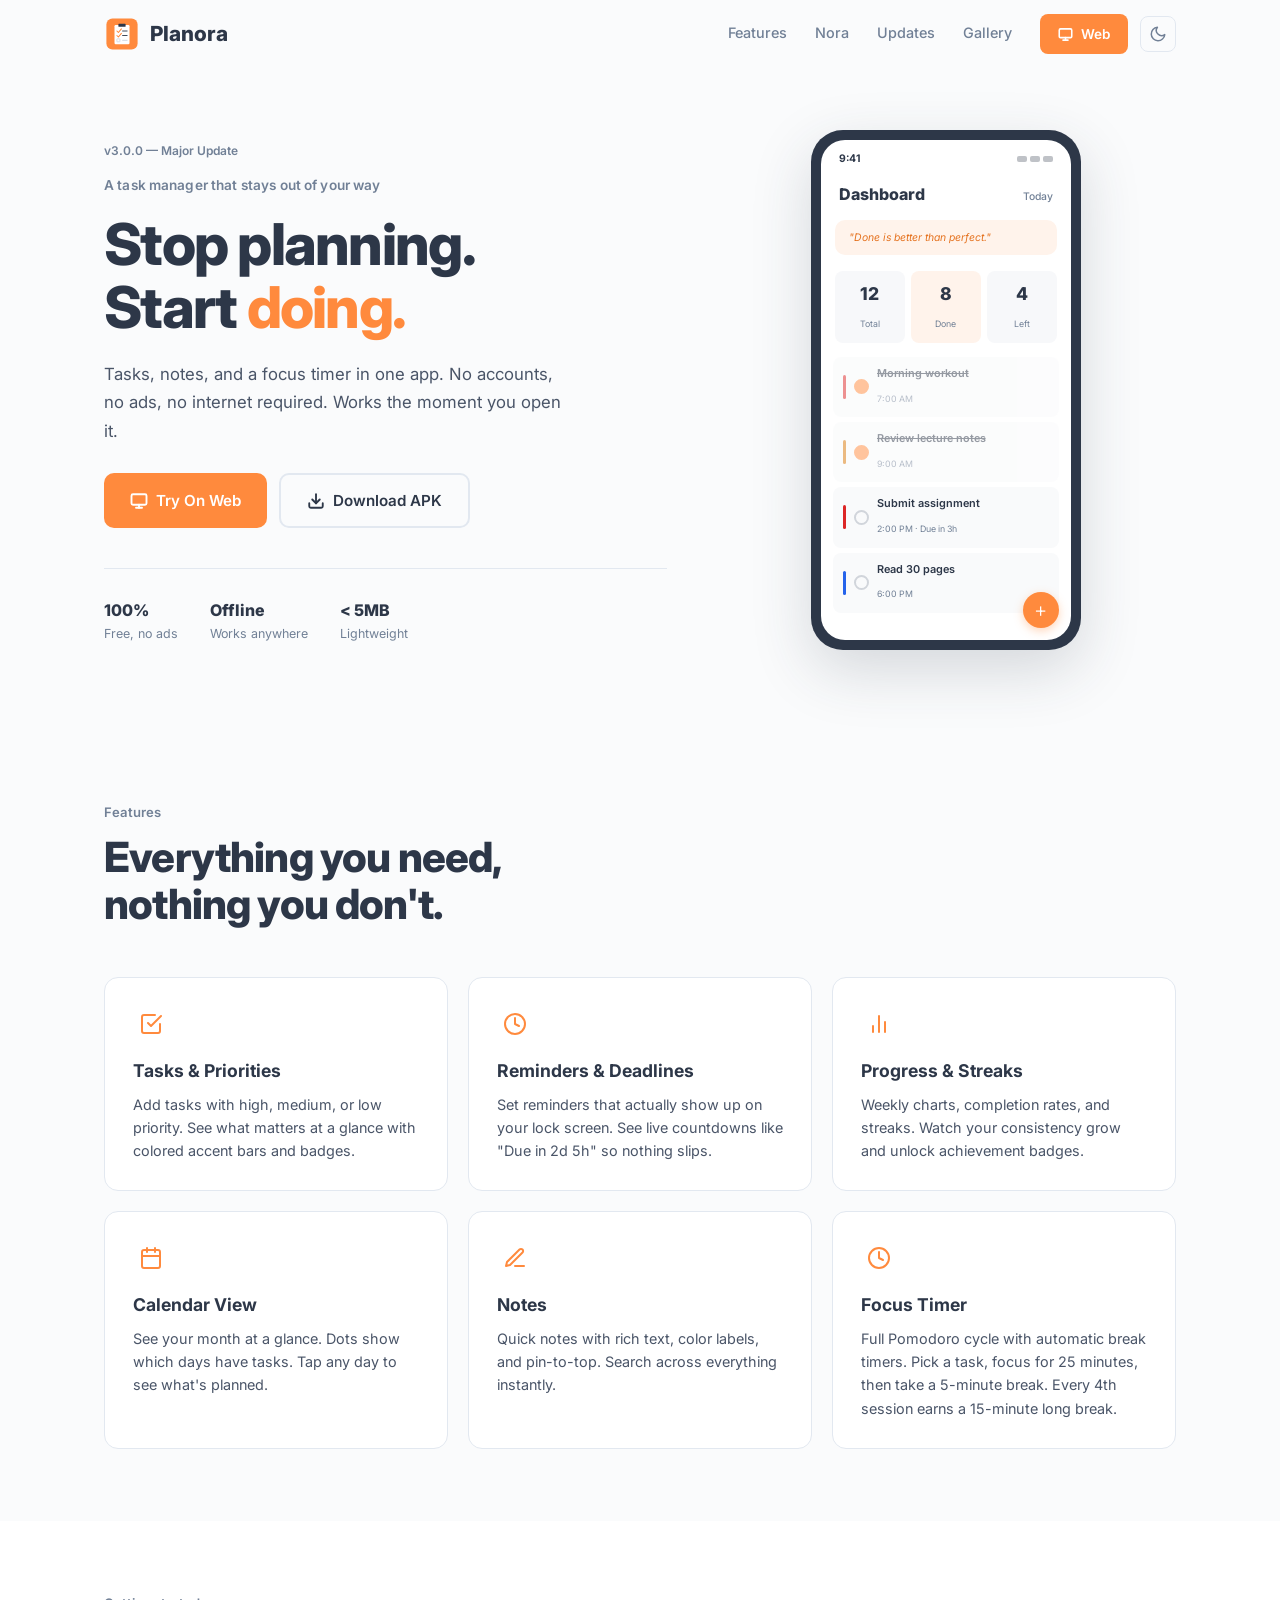
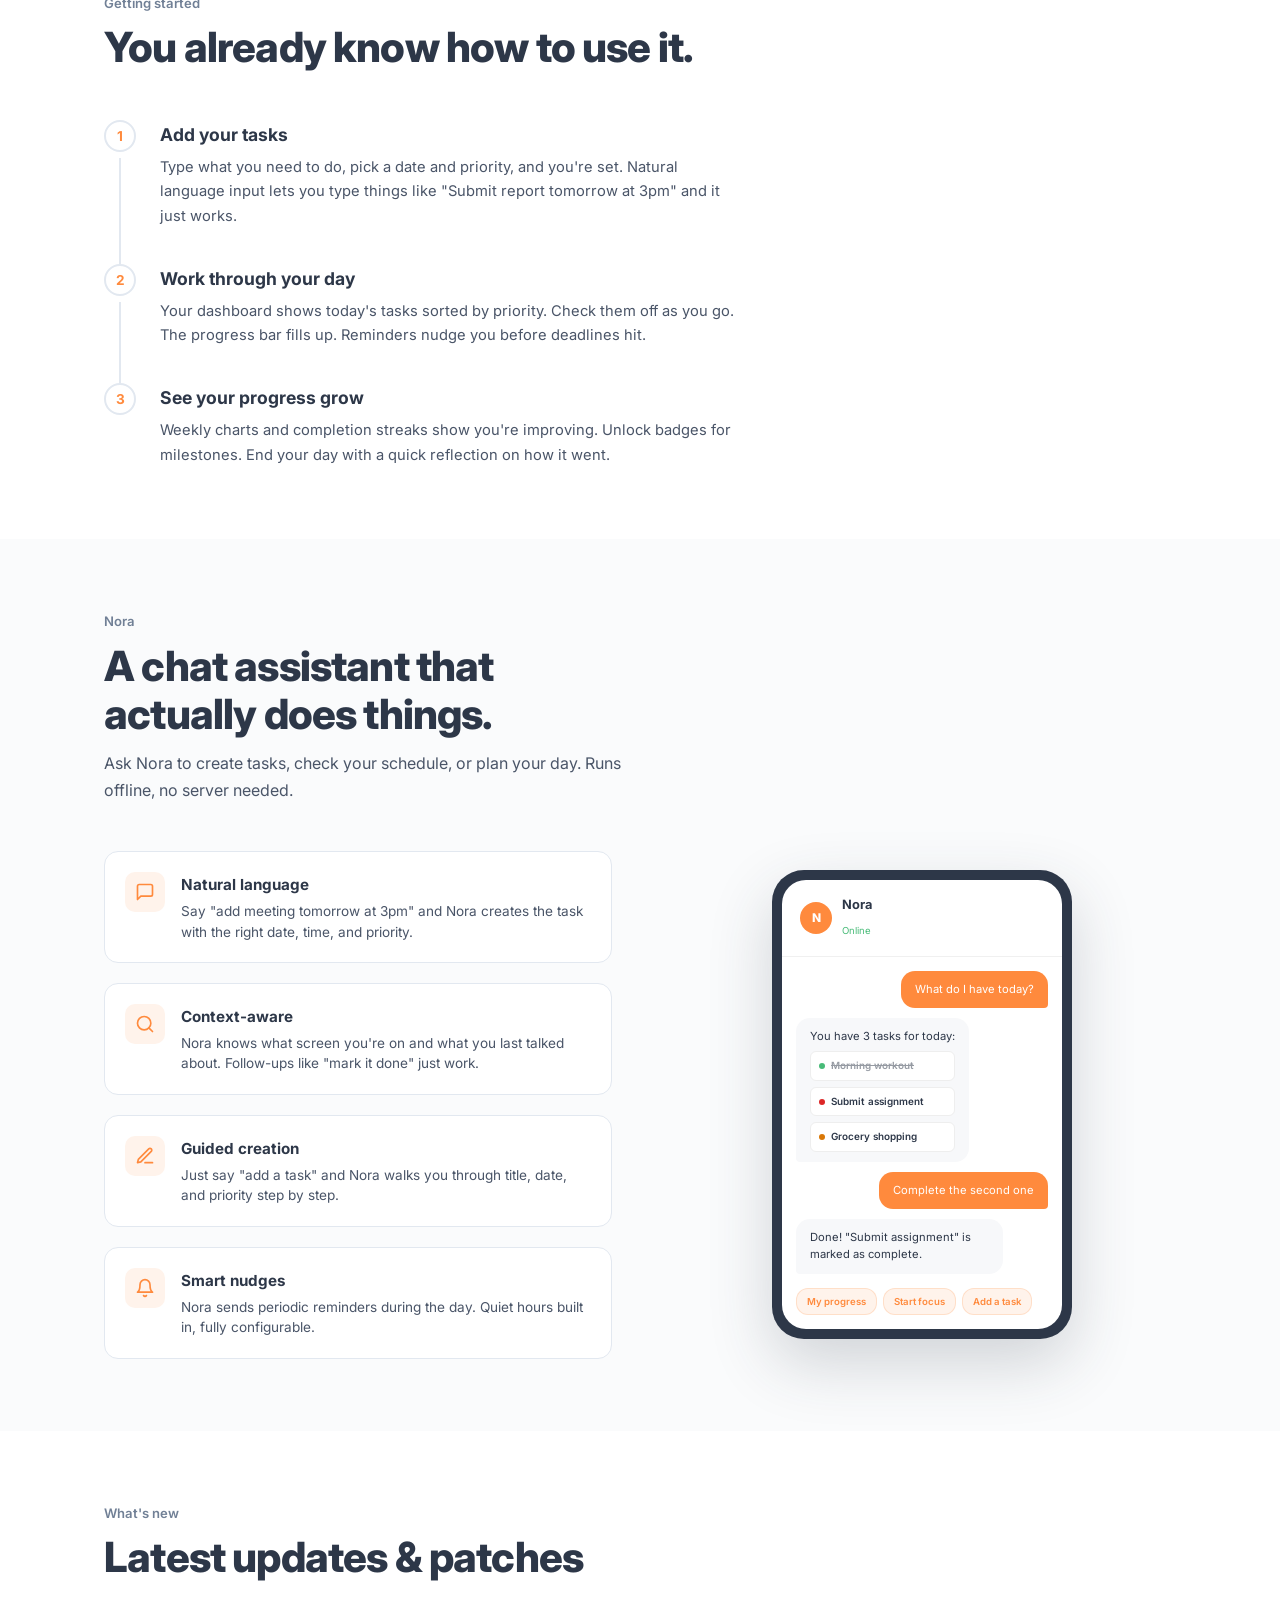
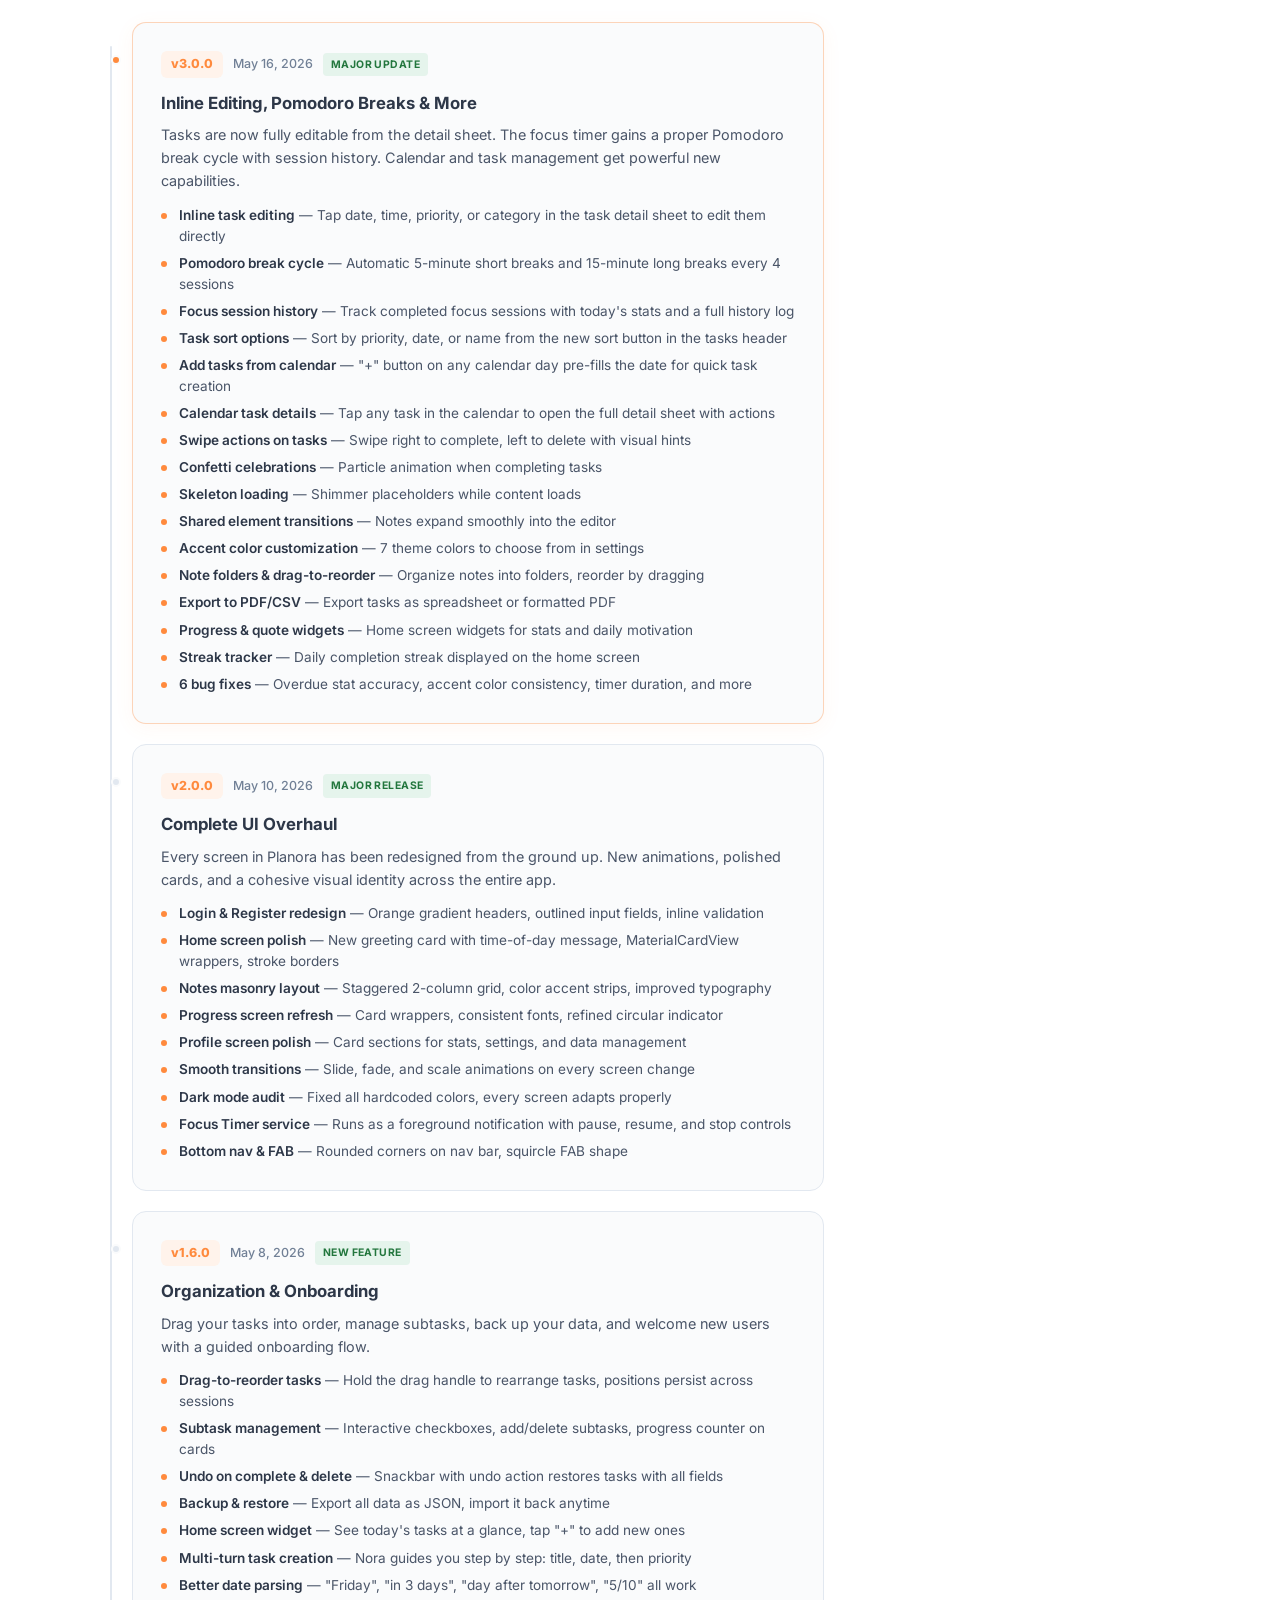
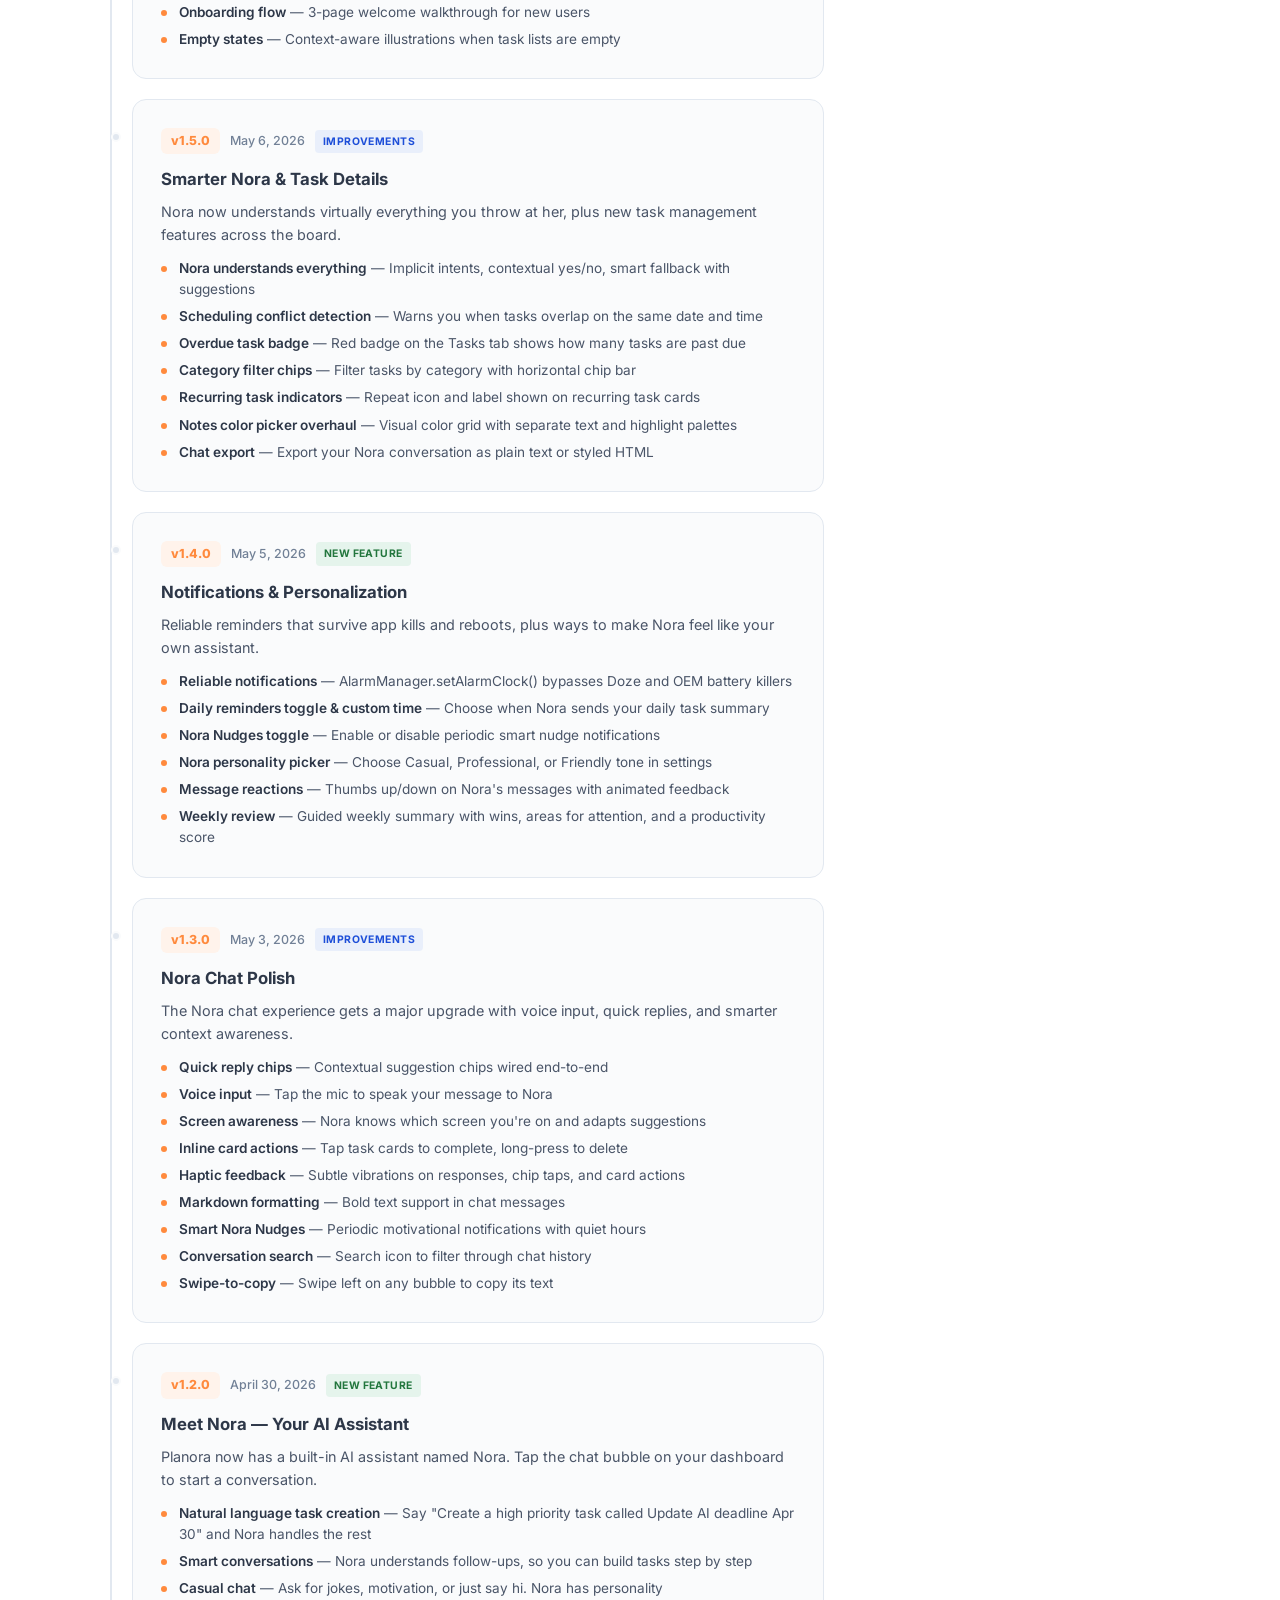
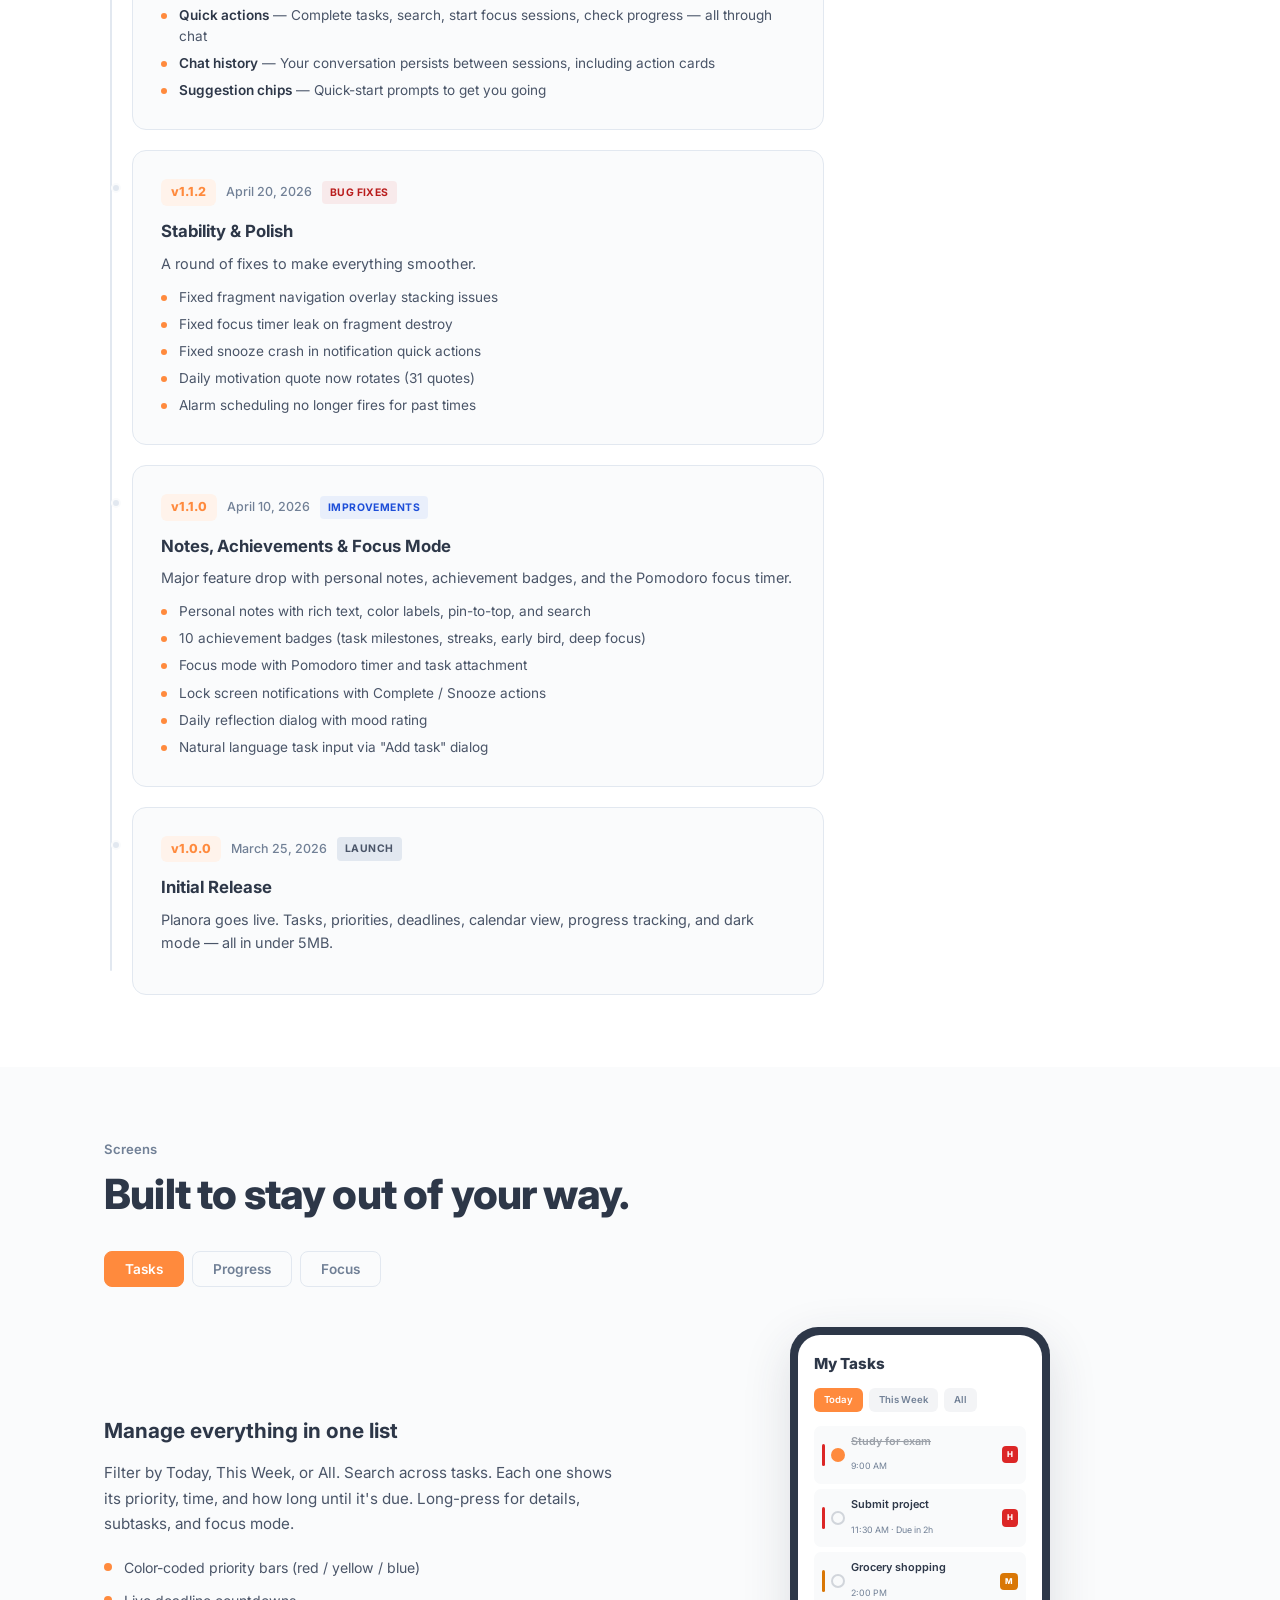
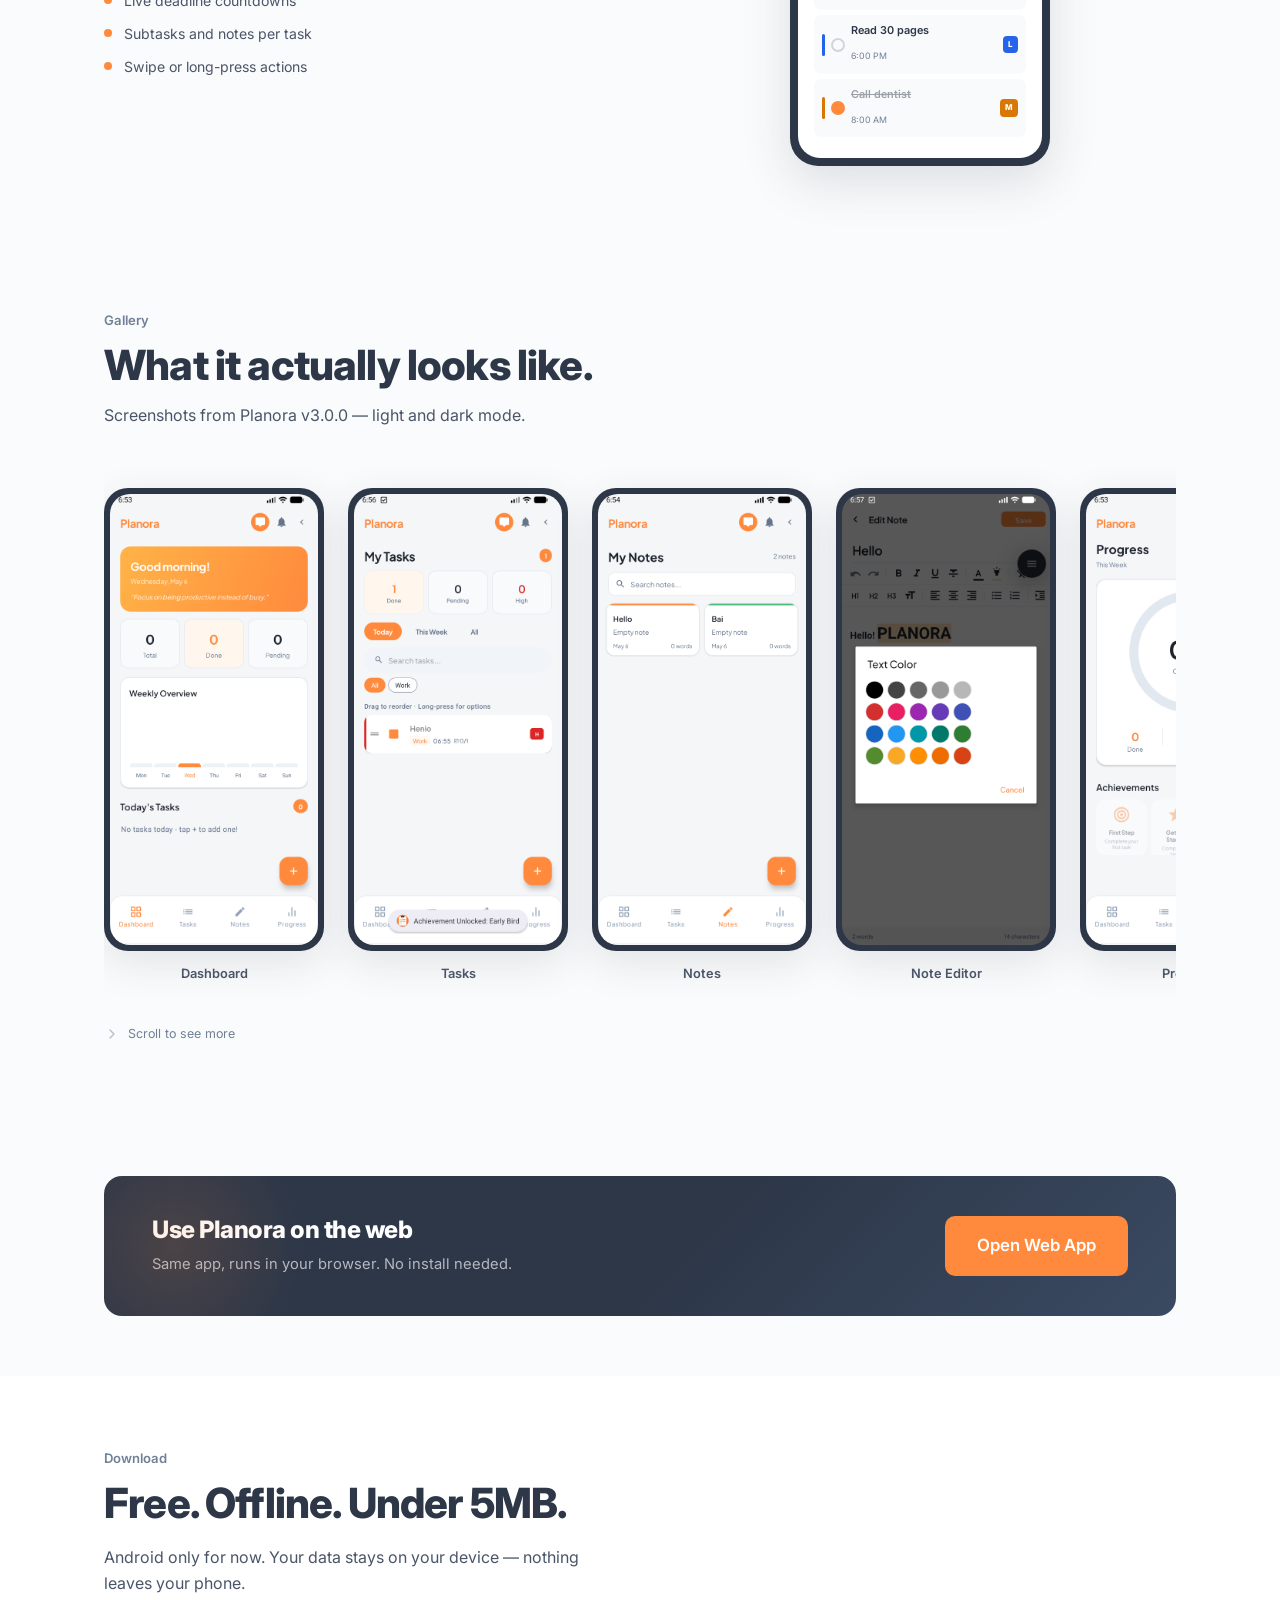
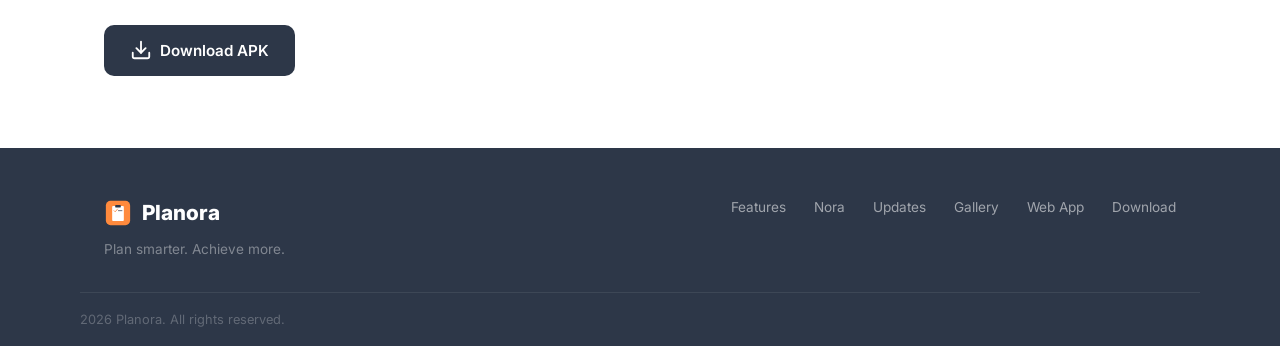
<file: index.html>
<!DOCTYPE html>
<html lang="en">
<head>
    <meta charset="UTF-8">
    <meta name="viewport" content="width=device-width, initial-scale=1.0">
    <title>Planora - Plan smarter. Achieve more.</title>
    <link rel="preconnect" href="https://fonts.googleapis.com">
    <link rel="preconnect" href="https://fonts.gstatic.com" crossorigin>
    <link href="https://fonts.googleapis.com/css2?family=Inter:wght@400;500;600;700;800&display=swap" rel="stylesheet">
    <link rel="icon" type="image/svg+xml" href="favicon.svg">
    <link rel="stylesheet" href="styles.css">
</head>
<body>
    <nav class="navbar" id="navbar">
        <div class="container nav-content">
            <a href="#" class="logo">
                <svg class="logo-icon" viewBox="0 0 120 120" width="36" height="36">
                    <rect x="8" y="8" width="104" height="104" rx="20" fill="#FF8A3D"/>
                    <rect x="35" y="30" width="50" height="64" rx="4" fill="#fff"/>
                    <rect x="48" y="26" width="24" height="10" rx="2" fill="#2D3748"/>
                    <polyline points="43,50 48,55 58,43" fill="none" stroke="#FF8A3D" stroke-width="3.5" stroke-linecap="round" stroke-linejoin="round"/>
                    <line x1="62" y1="50" x2="77" y2="50" stroke="#2D3748" stroke-width="3" stroke-linecap="round"/>
                    <polyline points="43,65 48,70 58,58" fill="none" stroke="#FF8A3D" stroke-width="3.5" stroke-linecap="round" stroke-linejoin="round"/>
                    <line x1="62" y1="65" x2="77" y2="65" stroke="#2D3748" stroke-width="3" stroke-linecap="round"/>
                    <rect x="43" y="76" width="10" height="10" rx="1" fill="none" stroke="#CBD5E0" stroke-width="2.5"/>
                    <line x1="62" y1="81" x2="77" y2="81" stroke="#CBD5E0" stroke-width="3" stroke-linecap="round"/>
                </svg>
                <span>Planora</span>
            </a>
            <div class="nav-links" id="navLinks">
                <a href="#features">Features</a>
                <a href="#nora">Nora</a>
                <a href="#updates">Updates</a>
                <a href="#gallery">Gallery</a>
                <a href="app/index.html" class="btn btn-sm btn-primary">
                    <svg width="15" height="15" viewBox="0 0 24 24" fill="none" stroke="currentColor" stroke-width="2.5" stroke-linecap="round" stroke-linejoin="round"><rect x="2" y="3" width="20" height="14" rx="2"/><line x1="8" y1="21" x2="16" y2="21"/><line x1="12" y1="17" x2="12" y2="21"/></svg>
                    Web
                </a>
            </div>
            <button class="theme-toggle" id="themeToggle" aria-label="Toggle dark mode">
                <svg width="18" height="18" viewBox="0 0 24 24" fill="none" stroke="currentColor" stroke-width="2" stroke-linecap="round" stroke-linejoin="round" id="themeIcon">
                    <path d="M21 12.79A9 9 0 1 1 11.21 3 7 7 0 0 0 21 12.79z"/>
                </svg>
            </button>
            <button class="mobile-menu-btn" id="menuBtn" aria-label="Toggle menu">
                <span></span><span></span><span></span>
            </button>
        </div>
    </nav>

    <section class="hero">
        <div class="container">
            <div class="hero-layout">
                <div class="hero-text">
                    <span class="version-badge">v3.0.0 — Major Update</span>
                    <p class="hero-eyebrow">A task manager that stays out of your way</p>
                    <h1>Stop planning.<br>Start <span class="highlight">doing.</span></h1>
                    <p class="hero-desc">Tasks, notes, and a focus timer in one app. No accounts, no ads, no internet required. Works the moment you open it.</p>
                    <div class="hero-actions">
                        <a href="app/index.html" class="btn btn-primary">
                            <svg width="18" height="18" viewBox="0 0 24 24" fill="none" stroke="currentColor" stroke-width="2.5" stroke-linecap="round" stroke-linejoin="round"><rect x="2" y="3" width="20" height="14" rx="2"/><line x1="8" y1="21" x2="16" y2="21"/><line x1="12" y1="17" x2="12" y2="21"/></svg>
                            Try On Web
                        </a>
                        <a href="https://www.mediafire.com/file/k3fhfkyqzojcez7/planora_major-update_v3.0.0.apk/file" class="btn btn-outline">
                            <svg width="18" height="18" viewBox="0 0 24 24" fill="none" stroke="currentColor" stroke-width="2.5" stroke-linecap="round" stroke-linejoin="round"><path d="M21 15v4a2 2 0 01-2 2H5a2 2 0 01-2-2v-4"/><polyline points="7 10 12 15 17 10"/><line x1="12" y1="15" x2="12" y2="3"/></svg>
                            Download APK
                        </a>
                    </div>
                    <div class="hero-proof">
                        <div class="proof-item">
                            <span class="proof-num">100%</span>
                            <span class="proof-label">Free, no ads</span>
                        </div>
                        <div class="proof-item">
                            <span class="proof-num">Offline</span>
                            <span class="proof-label">Works anywhere</span>
                        </div>
                        <div class="proof-item">
                            <span class="proof-num">&lt; 5MB</span>
                            <span class="proof-label">Lightweight</span>
                        </div>
                    </div>
                </div>
                <div class="hero-visual">
                    <div class="phone-frame">
                        <div class="phone-screen">
                            <div class="mock-bar">
                                <span class="mock-time">9:41</span>
                                <div class="mock-dots"><span></span><span></span><span></span></div>
                            </div>
                            <div class="mock-app-header">
                                <span class="mock-app-title">Dashboard</span>
                                <span class="mock-date-label">Today</span>
                            </div>
                            <div class="mock-quote-card">
                                <p>"Done is better than perfect."</p>
                            </div>
                            <div class="mock-stats">
                                <div class="mock-stat"><strong>12</strong><span>Total</span></div>
                                <div class="mock-stat accent"><strong>8</strong><span>Done</span></div>
                                <div class="mock-stat"><strong>4</strong><span>Left</span></div>
                            </div>
                            <div class="mock-task-list">
                                <div class="mock-task completed">
                                    <div class="mock-accent high"></div>
                                    <div class="mock-check on"></div>
                                    <div class="mock-info"><span>Morning workout</span><small>7:00 AM</small></div>
                                </div>
                                <div class="mock-task completed">
                                    <div class="mock-accent medium"></div>
                                    <div class="mock-check on"></div>
                                    <div class="mock-info"><span>Review lecture notes</span><small>9:00 AM</small></div>
                                </div>
                                <div class="mock-task">
                                    <div class="mock-accent high"></div>
                                    <div class="mock-check"></div>
                                    <div class="mock-info"><span>Submit assignment</span><small>2:00 PM &middot; Due in 3h</small></div>
                                </div>
                                <div class="mock-task">
                                    <div class="mock-accent low"></div>
                                    <div class="mock-check"></div>
                                    <div class="mock-info"><span>Read 30 pages</span><small>6:00 PM</small></div>
                                </div>
                            </div>
                            <div class="mock-fab">+</div>
                        </div>
                    </div>
                </div>
            </div>
        </div>
    </section>

    <!-- feats. -->
    <section id="features" class="features-section">
        <div class="container">
            <div class="section-label">Features</div>
            <h2>Everything you need,<br>nothing you don't.</h2>
            <div class="features-grid">
                <div class="f-card">
                    <div class="f-icon">
                        <svg width="24" height="24" viewBox="0 0 24 24" fill="none" stroke="#FF8A3D" stroke-width="2" stroke-linecap="round" stroke-linejoin="round"><path d="M9 11l3 3L22 4"/><path d="M21 12v7a2 2 0 01-2 2H5a2 2 0 01-2-2V5a2 2 0 012-2h11"/></svg>
                    </div>
                    <h3>Tasks & Priorities</h3>
                    <p>Add tasks with high, medium, or low priority. See what matters at a glance with colored accent bars and badges.</p>
                </div>
                <div class="f-card">
                    <div class="f-icon">
                        <svg width="24" height="24" viewBox="0 0 24 24" fill="none" stroke="#FF8A3D" stroke-width="2" stroke-linecap="round" stroke-linejoin="round"><circle cx="12" cy="12" r="10"/><polyline points="12 6 12 12 16 14"/></svg>
                    </div>
                    <h3>Reminders & Deadlines</h3>
                    <p>Set reminders that actually show up on your lock screen. See live countdowns like "Due in 2d 5h" so nothing slips.</p>
                </div>
                <div class="f-card">
                    <div class="f-icon">
                        <svg width="24" height="24" viewBox="0 0 24 24" fill="none" stroke="#FF8A3D" stroke-width="2" stroke-linecap="round" stroke-linejoin="round"><line x1="18" y1="20" x2="18" y2="10"/><line x1="12" y1="20" x2="12" y2="4"/><line x1="6" y1="20" x2="6" y2="14"/></svg>
                    </div>
                    <h3>Progress & Streaks</h3>
                    <p>Weekly charts, completion rates, and streaks. Watch your consistency grow and unlock achievement badges.</p>
                </div>
                <div class="f-card">
                    <div class="f-icon">
                        <svg width="24" height="24" viewBox="0 0 24 24" fill="none" stroke="#FF8A3D" stroke-width="2" stroke-linecap="round" stroke-linejoin="round"><rect x="3" y="4" width="18" height="18" rx="2"/><line x1="16" y1="2" x2="16" y2="6"/><line x1="8" y1="2" x2="8" y2="6"/><line x1="3" y1="10" x2="21" y2="10"/></svg>
                    </div>
                    <h3>Calendar View</h3>
                    <p>See your month at a glance. Dots show which days have tasks. Tap any day to see what's planned.</p>
                </div>
                <div class="f-card">
                    <div class="f-icon">
                        <svg width="24" height="24" viewBox="0 0 24 24" fill="none" stroke="#FF8A3D" stroke-width="2" stroke-linecap="round" stroke-linejoin="round"><path d="M12 20h9"/><path d="M16.5 3.5a2.121 2.121 0 013 3L7 19l-4 1 1-4L16.5 3.5z"/></svg>
                    </div>
                    <h3>Notes</h3>
                    <p>Quick notes with rich text, color labels, and pin-to-top. Search across everything instantly.</p>
                </div>
                <div class="f-card">
                    <div class="f-icon">
                        <svg width="24" height="24" viewBox="0 0 24 24" fill="none" stroke="#FF8A3D" stroke-width="2" stroke-linecap="round" stroke-linejoin="round"><circle cx="12" cy="12" r="10"/><path d="M12 6v6l4 2"/></svg>
                    </div>
                    <h3>Focus Timer</h3>
                    <p>Full Pomodoro cycle with automatic break timers. Pick a task, focus for 25 minutes, then take a 5-minute break. Every 4th session earns a 15-minute long break.</p>
                </div>
            </div>
        </div>
    </section>

    <section id="how-it-works" class="how-section">
        <div class="container">
            <div class="section-label">Getting started</div>
            <h2>You already know how to use it.</h2>
            <div class="steps">
                <div class="step">
                    <div class="step-num">1</div>
                    <div class="step-body">
                        <h3>Add your tasks</h3>
                        <p>Type what you need to do, pick a date and priority, and you're set. Natural language input lets you type things like "Submit report tomorrow at 3pm" and it just works.</p>
                    </div>
                </div>
                <div class="step">
                    <div class="step-num">2</div>
                    <div class="step-body">
                        <h3>Work through your day</h3>
                        <p>Your dashboard shows today's tasks sorted by priority. Check them off as you go. The progress bar fills up. Reminders nudge you before deadlines hit.</p>
                    </div>
                </div>
                <div class="step">
                    <div class="step-num">3</div>
                    <div class="step-body">
                        <h3>See your progress grow</h3>
                        <p>Weekly charts and completion streaks show you're improving. Unlock badges for milestones. End your day with a quick reflection on how it went.</p>
                    </div>
                </div>
            </div>
        </div>
    </section>

    <!-- nora -->
    <section id="nora" class="nora-section">
        <div class="container">
            <div class="section-label">Nora</div>
            <h2>A chat assistant that<br>actually does things.</h2>
            <p>Ask Nora to create tasks, check your schedule, or plan your day. Runs offline, no server needed.</p>
            <div class="nora-layout">
                <div class="nora-features">
                    <div class="nora-feat">
                        <div class="nora-feat-icon">
                            <svg width="20" height="20" viewBox="0 0 24 24" fill="none" stroke="#FF8A3D" stroke-width="2" stroke-linecap="round" stroke-linejoin="round"><path d="M21 15a2 2 0 01-2 2H7l-4 4V5a2 2 0 012-2h14a2 2 0 012 2z"/></svg>
                        </div>
                        <div>
                            <h4>Natural language</h4>
                            <p>Say "add meeting tomorrow at 3pm" and Nora creates the task with the right date, time, and priority.</p>
                        </div>
                    </div>
                    <div class="nora-feat">
                        <div class="nora-feat-icon">
                            <svg width="20" height="20" viewBox="0 0 24 24" fill="none" stroke="#FF8A3D" stroke-width="2" stroke-linecap="round" stroke-linejoin="round"><circle cx="11" cy="11" r="8"/><line x1="21" y1="21" x2="16.65" y2="16.65"/></svg>
                        </div>
                        <div>
                            <h4>Context-aware</h4>
                            <p>Nora knows what screen you're on and what you last talked about. Follow-ups like "mark it done" just work.</p>
                        </div>
                    </div>
                    <div class="nora-feat">
                        <div class="nora-feat-icon">
                            <svg width="20" height="20" viewBox="0 0 24 24" fill="none" stroke="#FF8A3D" stroke-width="2" stroke-linecap="round" stroke-linejoin="round"><path d="M12 20h9"/><path d="M16.5 3.5a2.121 2.121 0 013 3L7 19l-4 1 1-4L16.5 3.5z"/></svg>
                        </div>
                        <div>
                            <h4>Guided creation</h4>
                            <p>Just say "add a task" and Nora walks you through title, date, and priority step by step.</p>
                        </div>
                    </div>
                    <div class="nora-feat">
                        <div class="nora-feat-icon">
                            <svg width="20" height="20" viewBox="0 0 24 24" fill="none" stroke="#FF8A3D" stroke-width="2" stroke-linecap="round" stroke-linejoin="round"><path d="M18 8A6 6 0 006 8c0 7-3 9-3 9h18s-3-2-3-9"/><path d="M13.73 21a2 2 0 01-3.46 0"/></svg>
                        </div>
                        <div>
                            <h4>Smart nudges</h4>
                            <p>Nora sends periodic reminders during the day. Quiet hours built in, fully configurable.</p>
                        </div>
                    </div>
                </div>
                <div class="nora-chat-visual">
                    <div class="nora-chat-frame">
                        <div class="nora-chat-screen">
                            <div class="nora-chat-header">
                                <div class="nora-avatar">N</div>
                                <div class="nora-chat-header-text">
                                    <span>Nora</span>
                                    <small>Online</small>
                                </div>
                            </div>
                            <div class="nora-chat-body">
                                <div class="chat-bubble user">What do I have today?</div>
                                <div class="chat-bubble nora">
                                    You have 3 tasks for today:
                                    <div class="chat-mini-task"><span class="cmt-dot done"></span><span class="done-text">Morning workout</span></div>
                                    <div class="chat-mini-task"><span class="cmt-dot red"></span><span>Submit assignment</span></div>
                                    <div class="chat-mini-task"><span class="cmt-dot yellow"></span><span>Grocery shopping</span></div>
                                </div>
                                <div class="chat-bubble user">Complete the second one</div>
                                <div class="chat-bubble nora">Done! "Submit assignment" is marked as complete.</div>
                            </div>
                            <div class="nora-chat-chips">
                                <span class="nora-chip">My progress</span>
                                <span class="nora-chip">Start focus</span>
                                <span class="nora-chip">Add a task</span>
                            </div>
                        </div>
                    </div>
                </div>
            </div>
        </div>
    </section>

    <!-- patch -->
    <section id="updates" class="updates-section">
        <div class="container">
            <div class="section-label">What's new</div>
            <h2>Latest updates &amp; patches</h2>
            <div class="updates-timeline">

                <div class="update-card latest">
                    <div class="update-header">
                        <span class="update-version">v3.0.0</span>
                        <span class="update-date">May 16, 2026</span>
                        <span class="update-tag new">Major Update</span>
                    </div>
                    <h3>Inline Editing, Pomodoro Breaks &amp; More</h3>
                    <p>Tasks are now fully editable from the detail sheet. The focus timer gains a proper Pomodoro break cycle with session history. Calendar and task management get powerful new capabilities.</p>
                    <ul class="update-list">
                        <li><strong>Inline task editing</strong> — Tap date, time, priority, or category in the task detail sheet to edit them directly</li>
                        <li><strong>Pomodoro break cycle</strong> — Automatic 5-minute short breaks and 15-minute long breaks every 4 sessions</li>
                        <li><strong>Focus session history</strong> — Track completed focus sessions with today's stats and a full history log</li>
                        <li><strong>Task sort options</strong> — Sort by priority, date, or name from the new sort button in the tasks header</li>
                        <li><strong>Add tasks from calendar</strong> — "+" button on any calendar day pre-fills the date for quick task creation</li>
                        <li><strong>Calendar task details</strong> — Tap any task in the calendar to open the full detail sheet with actions</li>
                        <li><strong>Swipe actions on tasks</strong> — Swipe right to complete, left to delete with visual hints</li>
                        <li><strong>Confetti celebrations</strong> — Particle animation when completing tasks</li>
                        <li><strong>Skeleton loading</strong> — Shimmer placeholders while content loads</li>
                        <li><strong>Shared element transitions</strong> — Notes expand smoothly into the editor</li>
                        <li><strong>Accent color customization</strong> — 7 theme colors to choose from in settings</li>
                        <li><strong>Note folders &amp; drag-to-reorder</strong> — Organize notes into folders, reorder by dragging</li>
                        <li><strong>Export to PDF/CSV</strong> — Export tasks as spreadsheet or formatted PDF</li>
                        <li><strong>Progress &amp; quote widgets</strong> — Home screen widgets for stats and daily motivation</li>
                        <li><strong>Streak tracker</strong> — Daily completion streak displayed on the home screen</li>
                        <li><strong>6 bug fixes</strong> — Overdue stat accuracy, accent color consistency, timer duration, and more</li>
                    </ul>
                </div>

                <div class="update-card">
                    <div class="update-header">
                        <span class="update-version">v2.0.0</span>
                        <span class="update-date">May 10, 2026</span>
                        <span class="update-tag new">Major Release</span>
                    </div>
                    <h3>Complete UI Overhaul</h3>
                    <p>Every screen in Planora has been redesigned from the ground up. New animations, polished cards, and a cohesive visual identity across the entire app.</p>
                    <ul class="update-list">
                        <li><strong>Login &amp; Register redesign</strong> — Orange gradient headers, outlined input fields, inline validation</li>
                        <li><strong>Home screen polish</strong> — New greeting card with time-of-day message, MaterialCardView wrappers, stroke borders</li>
                        <li><strong>Notes masonry layout</strong> — Staggered 2-column grid, color accent strips, improved typography</li>
                        <li><strong>Progress screen refresh</strong> — Card wrappers, consistent fonts, refined circular indicator</li>
                        <li><strong>Profile screen polish</strong> — Card sections for stats, settings, and data management</li>
                        <li><strong>Smooth transitions</strong> — Slide, fade, and scale animations on every screen change</li>
                        <li><strong>Dark mode audit</strong> — Fixed all hardcoded colors, every screen adapts properly</li>
                        <li><strong>Focus Timer service</strong> — Runs as a foreground notification with pause, resume, and stop controls</li>
                        <li><strong>Bottom nav &amp; FAB</strong> — Rounded corners on nav bar, squircle FAB shape</li>
                    </ul>
                </div>

                <div class="update-card">
                    <div class="update-header">
                        <span class="update-version">v1.6.0</span>
                        <span class="update-date">May 8, 2026</span>
                        <span class="update-tag new">New Feature</span>
                    </div>
                    <h3>Organization &amp; Onboarding</h3>
                    <p>Drag your tasks into order, manage subtasks, back up your data, and welcome new users with a guided onboarding flow.</p>
                    <ul class="update-list">
                        <li><strong>Drag-to-reorder tasks</strong> — Hold the drag handle to rearrange tasks, positions persist across sessions</li>
                        <li><strong>Subtask management</strong> — Interactive checkboxes, add/delete subtasks, progress counter on cards</li>
                        <li><strong>Undo on complete &amp; delete</strong> — Snackbar with undo action restores tasks with all fields</li>
                        <li><strong>Backup &amp; restore</strong> — Export all data as JSON, import it back anytime</li>
                        <li><strong>Home screen widget</strong> — See today's tasks at a glance, tap "+" to add new ones</li>
                        <li><strong>Multi-turn task creation</strong> — Nora guides you step by step: title, date, then priority</li>
                        <li><strong>Better date parsing</strong> — "Friday", "in 3 days", "day after tomorrow", "5/10" all work</li>
                        <li><strong>Onboarding flow</strong> — 3-page welcome walkthrough for new users</li>
                        <li><strong>Empty states</strong> — Context-aware illustrations when task lists are empty</li>
                    </ul>
                </div>

                <div class="update-card">
                    <div class="update-header">
                        <span class="update-version">v1.5.0</span>
                        <span class="update-date">May 6, 2026</span>
                        <span class="update-tag improvement">Improvements</span>
                    </div>
                    <h3>Smarter Nora &amp; Task Details</h3>
                    <p>Nora now understands virtually everything you throw at her, plus new task management features across the board.</p>
                    <ul class="update-list">
                        <li><strong>Nora understands everything</strong> — Implicit intents, contextual yes/no, smart fallback with suggestions</li>
                        <li><strong>Scheduling conflict detection</strong> — Warns you when tasks overlap on the same date and time</li>
                        <li><strong>Overdue task badge</strong> — Red badge on the Tasks tab shows how many tasks are past due</li>
                        <li><strong>Category filter chips</strong> — Filter tasks by category with horizontal chip bar</li>
                        <li><strong>Recurring task indicators</strong> — Repeat icon and label shown on recurring task cards</li>
                        <li><strong>Notes color picker overhaul</strong> — Visual color grid with separate text and highlight palettes</li>
                        <li><strong>Chat export</strong> — Export your Nora conversation as plain text or styled HTML</li>
                    </ul>
                </div>

                <div class="update-card">
                    <div class="update-header">
                        <span class="update-version">v1.4.0</span>
                        <span class="update-date">May 5, 2026</span>
                        <span class="update-tag new">New Feature</span>
                    </div>
                    <h3>Notifications &amp; Personalization</h3>
                    <p>Reliable reminders that survive app kills and reboots, plus ways to make Nora feel like your own assistant.</p>
                    <ul class="update-list">
                        <li><strong>Reliable notifications</strong> — AlarmManager.setAlarmClock() bypasses Doze and OEM battery killers</li>
                        <li><strong>Daily reminders toggle &amp; custom time</strong> — Choose when Nora sends your daily task summary</li>
                        <li><strong>Nora Nudges toggle</strong> — Enable or disable periodic smart nudge notifications</li>
                        <li><strong>Nora personality picker</strong> — Choose Casual, Professional, or Friendly tone in settings</li>
                        <li><strong>Message reactions</strong> — Thumbs up/down on Nora's messages with animated feedback</li>
                        <li><strong>Weekly review</strong> — Guided weekly summary with wins, areas for attention, and a productivity score</li>
                    </ul>
                </div>

                <div class="update-card">
                    <div class="update-header">
                        <span class="update-version">v1.3.0</span>
                        <span class="update-date">May 3, 2026</span>
                        <span class="update-tag improvement">Improvements</span>
                    </div>
                    <h3>Nora Chat Polish</h3>
                    <p>The Nora chat experience gets a major upgrade with voice input, quick replies, and smarter context awareness.</p>
                    <ul class="update-list">
                        <li><strong>Quick reply chips</strong> — Contextual suggestion chips wired end-to-end</li>
                        <li><strong>Voice input</strong> — Tap the mic to speak your message to Nora</li>
                        <li><strong>Screen awareness</strong> — Nora knows which screen you're on and adapts suggestions</li>
                        <li><strong>Inline card actions</strong> — Tap task cards to complete, long-press to delete</li>
                        <li><strong>Haptic feedback</strong> — Subtle vibrations on responses, chip taps, and card actions</li>
                        <li><strong>Markdown formatting</strong> — Bold text support in chat messages</li>
                        <li><strong>Smart Nora Nudges</strong> — Periodic motivational notifications with quiet hours</li>
                        <li><strong>Conversation search</strong> — Search icon to filter through chat history</li>
                        <li><strong>Swipe-to-copy</strong> — Swipe left on any bubble to copy its text</li>
                    </ul>
                </div>

                <div class="update-card">
                    <div class="update-header">
                        <span class="update-version">v1.2.0</span>
                        <span class="update-date">April 30, 2026</span>
                        <span class="update-tag new">New Feature</span>
                    </div>
                    <h3>Meet Nora — Your AI Assistant</h3>
                    <p>Planora now has a built-in AI assistant named Nora. Tap the chat bubble on your dashboard to start a conversation.</p>
                    <ul class="update-list">
                        <li><strong>Natural language task creation</strong> — Say "Create a high priority task called Update AI deadline Apr 30" and Nora handles the rest</li>
                        <li><strong>Smart conversations</strong> — Nora understands follow-ups, so you can build tasks step by step</li>
                        <li><strong>Casual chat</strong> — Ask for jokes, motivation, or just say hi. Nora has personality</li>
                        <li><strong>Quick actions</strong> — Complete tasks, search, start focus sessions, check progress — all through chat</li>
                        <li><strong>Chat history</strong> — Your conversation persists between sessions, including action cards</li>
                        <li><strong>Suggestion chips</strong> — Quick-start prompts to get you going</li>
                    </ul>
                </div>

                <div class="update-card">
                    <div class="update-header">
                        <span class="update-version">v1.1.2</span>
                        <span class="update-date">April 20, 2026</span>
                        <span class="update-tag fix">Bug Fixes</span>
                    </div>
                    <h3>Stability &amp; Polish</h3>
                    <p>A round of fixes to make everything smoother.</p>
                    <ul class="update-list">
                        <li>Fixed fragment navigation overlay stacking issues</li>
                        <li>Fixed focus timer leak on fragment destroy</li>
                        <li>Fixed snooze crash in notification quick actions</li>
                        <li>Daily motivation quote now rotates (31 quotes)</li>
                        <li>Alarm scheduling no longer fires for past times</li>
                    </ul>
                </div>

                <div class="update-card">
                    <div class="update-header">
                        <span class="update-version">v1.1.0</span>
                        <span class="update-date">April 10, 2026</span>
                        <span class="update-tag improvement">Improvements</span>
                    </div>
                    <h3>Notes, Achievements &amp; Focus Mode</h3>
                    <p>Major feature drop with personal notes, achievement badges, and the Pomodoro focus timer.</p>
                    <ul class="update-list">
                        <li>Personal notes with rich text, color labels, pin-to-top, and search</li>
                        <li>10 achievement badges (task milestones, streaks, early bird, deep focus)</li>
                        <li>Focus mode with Pomodoro timer and task attachment</li>
                        <li>Lock screen notifications with Complete / Snooze actions</li>
                        <li>Daily reflection dialog with mood rating</li>
                        <li>Natural language task input via "Add task" dialog</li>
                    </ul>
                </div>

                <div class="update-card">
                    <div class="update-header">
                        <span class="update-version">v1.0.0</span>
                        <span class="update-date">March 25, 2026</span>
                        <span class="update-tag">Launch</span>
                    </div>
                    <h3>Initial Release</h3>
                    <p>Planora goes live. Tasks, priorities, deadlines, calendar view, progress tracking, and dark mode — all in under 5MB.</p>
                </div>

            </div>
        </div>
    </section>

    <!-- prev -->
    <section id="preview" class="preview-section">
        <div class="container">
            <div class="section-label">Screens</div>
            <h2>Built to stay out of your way.</h2>
            <div class="preview-tabs">
                <button class="preview-tab active" data-tab="tasks">Tasks</button>
                <button class="preview-tab" data-tab="progress">Progress</button>
                <button class="preview-tab" data-tab="focus">Focus</button>
            </div>
            <div class="preview-content">
                <div class="preview-pane active" id="preview-tasks">
                    <div class="preview-desc">
                        <h3>Manage everything in one list</h3>
                        <p>Filter by Today, This Week, or All. Search across tasks. Each one shows its priority, time, and how long until it's due. Long-press for details, subtasks, and focus mode.</p>
                        <ul class="preview-bullets">
                            <li>Color-coded priority bars (red / yellow / blue)</li>
                            <li>Live deadline countdowns</li>
                            <li>Subtasks and notes per task</li>
                            <li>Swipe or long-press actions</li>
                        </ul>
                    </div>
                    <div class="preview-phone-wrap">
                        <div class="preview-phone">
                            <div class="preview-screen">
                                <div class="ps-top">My Tasks</div>
                                <div class="ps-tabs"><span class="active">Today</span><span>This Week</span><span>All</span></div>
                                <div class="ps-task"><div class="ps-bar high"></div><div class="ps-chk on"></div><div class="ps-info"><span class="done">Study for exam</span><small>9:00 AM</small></div><div class="ps-badge high">H</div></div>
                                <div class="ps-task"><div class="ps-bar high"></div><div class="ps-chk"></div><div class="ps-info"><span>Submit project</span><small>11:30 AM &middot; Due in 2h</small></div><div class="ps-badge high">H</div></div>
                                <div class="ps-task"><div class="ps-bar medium"></div><div class="ps-chk"></div><div class="ps-info"><span>Grocery shopping</span><small>2:00 PM</small></div><div class="ps-badge med">M</div></div>
                                <div class="ps-task"><div class="ps-bar low"></div><div class="ps-chk"></div><div class="ps-info"><span>Read 30 pages</span><small>6:00 PM</small></div><div class="ps-badge low">L</div></div>
                                <div class="ps-task"><div class="ps-bar medium"></div><div class="ps-chk on"></div><div class="ps-info"><span class="done">Call dentist</span><small>8:00 AM</small></div><div class="ps-badge med">M</div></div>
                            </div>
                        </div>
                    </div>
                </div>
                <div class="preview-pane" id="preview-progress">
                    <div class="preview-desc">
                        <h3>Track your consistency</h3>
                        <p>A circular progress ring shows your overall completion rate. Below it, see breakdowns by day, your current streak, and achievement badges you've unlocked.</p>
                        <ul class="preview-bullets">
                            <li>Circular completion indicator</li>
                            <li>Daily breakdown bars</li>
                            <li>Streak counter</li>
                            <li>10 achievement badges to unlock</li>
                        </ul>
                    </div>
                    <div class="preview-phone-wrap">
                        <div class="preview-phone">
                            <div class="preview-screen">
                                <div class="ps-top">Progress</div>
                                <div class="ps-circle-wrap">
                                    <svg viewBox="0 0 100 100" width="110" height="110">
                                        <circle cx="50" cy="50" r="42" fill="none" stroke="#F0F0F0" stroke-width="8"/>
                                        <circle cx="50" cy="50" r="42" fill="none" stroke="#FF8A3D" stroke-width="8" stroke-dasharray="198 66" stroke-linecap="round" transform="rotate(-90 50 50)"/>
                                    </svg>
                                    <div class="ps-circle-label"><strong>75%</strong><span>Done</span></div>
                                </div>
                                <div class="ps-breakdown">
                                    <div class="ps-brow"><span>Completed</span><div class="ps-btrack"><div class="ps-bfill orange" style="width:75%"></div></div><span>18</span></div>
                                    <div class="ps-brow"><span>Pending</span><div class="ps-btrack"><div class="ps-bfill gray" style="width:25%"></div></div><span>6</span></div>
                                    <div class="ps-brow"><span>Streak</span><div class="ps-btrack"><div class="ps-bfill green" style="width:60%"></div></div><span>5d</span></div>
                                </div>
                            </div>
                        </div>
                    </div>
                </div>
                <div class="preview-pane" id="preview-focus">
                    <div class="preview-desc">
                        <h3>Deep work, built in</h3>
                        <p>The Pomodoro focus timer helps you commit to 25 minutes of uninterrupted work on a single task. Complete a session to unlock the "Deep Focus" badge.</p>
                        <ul class="preview-bullets">
                            <li>25-minute Pomodoro sessions with break cycle</li>
                            <li>5-min short breaks, 15-min long break every 4 sessions</li>
                            <li>Session history with today's stats</li>
                            <li>Unlocks Deep Focus achievement</li>
                        </ul>
                    </div>
                    <div class="preview-phone-wrap">
                        <div class="preview-phone">
                            <div class="preview-screen focus-screen">
                                <div class="ps-top">Focus Mode</div>
                                <div class="ps-focus-task">Focusing on: Submit project</div>
                                <div class="ps-timer-wrap">
                                    <svg viewBox="0 0 100 100" width="130" height="130">
                                        <circle cx="50" cy="50" r="42" fill="none" stroke="#F0F0F0" stroke-width="6"/>
                                        <circle cx="50" cy="50" r="42" fill="none" stroke="#FF8A3D" stroke-width="6" stroke-dasharray="172 92" stroke-linecap="round" transform="rotate(-90 50 50)"/>
                                    </svg>
                                    <div class="ps-timer-text">18:24</div>
                                </div>
                                <div class="ps-focus-btns">
                                    <span class="ps-fbtn active">Pause</span>
                                    <span class="ps-fbtn">Reset</span>
                                </div>
                            </div>
                        </div>
                    </div>
                </div>
            </div>
        </div>
    </section>

    <!-- gallery -->
    <section id="gallery" class="gallery-section">
        <div class="container">
            <div class="section-label">Gallery</div>
            <h2>What it actually looks like.</h2>
            <p>Screenshots from Planora v3.0.0 — light and dark mode.</p>
            <div class="gallery-track">
                <div class="gallery-item">
                    <div class="gallery-phone"><img src="screenshots/dashboard_home.png" alt="Dashboard" loading="lazy"></div>
                    <div class="gallery-label">Dashboard</div>
                </div>
                <div class="gallery-item">
                    <div class="gallery-phone"><img src="screenshots/task_screen.png" alt="Tasks" loading="lazy"></div>
                    <div class="gallery-label">Tasks</div>
                </div>
                <div class="gallery-item">
                    <div class="gallery-phone"><img src="screenshots/notes_screen.png" alt="Notes" loading="lazy"></div>
                    <div class="gallery-label">Notes</div>
                </div>
                <div class="gallery-item">
                    <div class="gallery-phone"><img src="screenshots/note_editor.png" alt="Note Editor" loading="lazy"></div>
                    <div class="gallery-label">Note Editor</div>
                </div>
                <div class="gallery-item">
                    <div class="gallery-phone"><img src="screenshots/progress_screen.png" alt="Progress" loading="lazy"></div>
                    <div class="gallery-label">Progress</div>
                </div>
                <div class="gallery-item">
                    <div class="gallery-phone"><img src="screenshots/focus_screeen.png" alt="Focus Timer" loading="lazy"></div>
                    <div class="gallery-label">Focus Timer</div>
                </div>
                <div class="gallery-item">
                    <div class="gallery-phone"><img src="screenshots/calendar_screen.png" alt="Calendar" loading="lazy"></div>
                    <div class="gallery-label">Calendar</div>
                </div>
                <div class="gallery-item">
                    <div class="gallery-phone"><img src="screenshots/dark_mode.png" alt="Dark Mode" loading="lazy"></div>
                    <div class="gallery-label">Dark Mode</div>
                </div>
            </div>
            <div class="gallery-scroll-hint">
                <svg width="16" height="16" viewBox="0 0 24 24" fill="none" stroke="currentColor" stroke-width="2" stroke-linecap="round" stroke-linejoin="round"><polyline points="9 18 15 12 9 6"/></svg>
                <span>Scroll to see more</span>
            </div>
        </div>
    </section>

    <section class="webapp-cta">
        <div class="container">
            <div class="cta-box">
                <div class="cta-text">
                    <h2>Use Planora on the web</h2>
                    <p>Same app, runs in your browser. No install needed.</p>
                </div>
                <a href="app/index.html" class="btn btn-primary btn-lg">Open Web App</a>
            </div>
        </div>
    </section>

    <!-- dl -->
    <section id="download" class="download-section">
        <div class="container">
            <div class="download-content">
                <div class="section-label">Download</div>
                <h2>Free. Offline. Under 5MB.</h2>
                <p class="download-desc">Android only for now. Your data stays on your device — nothing leaves your phone.</p>
                <div class="download-btns">
                    <a href="https://www.mediafire.com/file/4wqi8gc6lfyg7oq/planora_major-update_v3.0.0.apk/file" class="btn btn-dark">
                        <svg width="22" height="22" viewBox="0 0 24 24" fill="none" stroke="currentColor" stroke-width="2" stroke-linecap="round" stroke-linejoin="round"><path d="M21 15v4a2 2 0 01-2 2H5a2 2 0 01-2-2v-4"/><polyline points="7 10 12 15 17 10"/><line x1="12" y1="15" x2="12" y2="3"/></svg>
                        Download APK
                    </a>
                </div>
            </div>
        </div>
    </section>

    <footer class="footer">
        <div class="container footer-inner">
            <div class="footer-left">
                <a href="#" class="logo">
                    <svg class="logo-icon" viewBox="0 0 120 120" width="28" height="28">
                        <rect x="8" y="8" width="104" height="104" rx="20" fill="#FF8A3D"/>
                        <rect x="35" y="30" width="50" height="64" rx="4" fill="#fff"/>
                        <rect x="48" y="26" width="24" height="10" rx="2" fill="#2D3748"/>
                        <polyline points="43,50 48,55 58,43" fill="none" stroke="#FF8A3D" stroke-width="3.5" stroke-linecap="round" stroke-linejoin="round"/>
                        <line x1="62" y1="50" x2="77" y2="50" stroke="#2D3748" stroke-width="3" stroke-linecap="round"/>
                    </svg>
                    <span>Planora</span>
                </a>
                <p>Plan smarter. Achieve more.</p>
            </div>
            <div class="footer-nav">
                <a href="#features">Features</a>
                <a href="#nora">Nora</a>
                <a href="#updates">Updates</a>
                <a href="#gallery">Gallery</a>
                <a href="app/index.html">Web App</a>
                <a href="#download">Download</a>
            </div>
        </div>
        <div class="container footer-bottom">
            <p><script>document.write(new Date().getFullYear())</script> Planora. All rights reserved.</p>
        </div>
    </footer>

    <script src="script.js"></script>
</body>
</html>
</file>
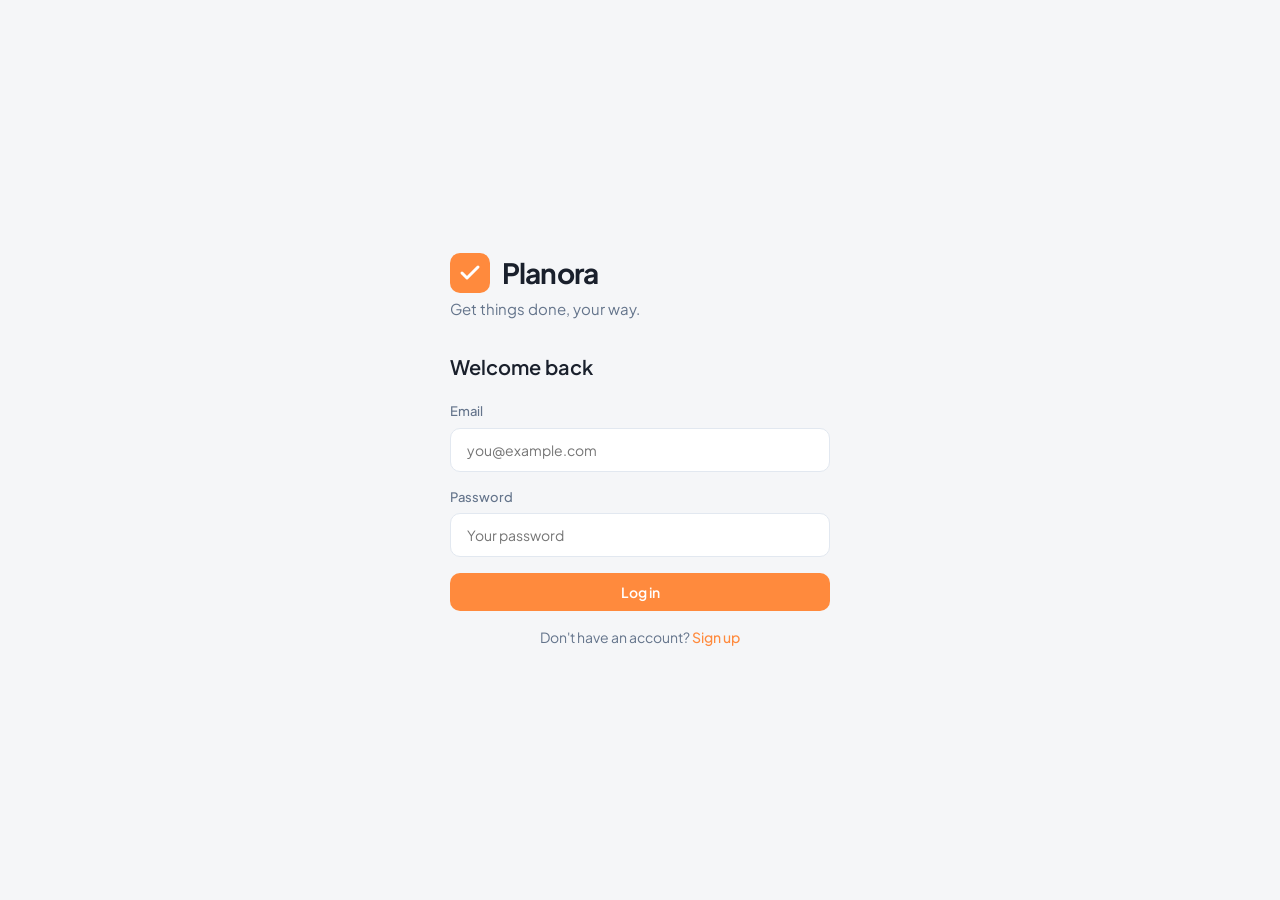
<file: app/index.html>
<!DOCTYPE html>
<html lang="en">
<head>
    <meta charset="UTF-8">
    <meta name="viewport" content="width=device-width, initial-scale=1.0">
    <title>Planora</title>
    <link rel="preconnect" href="https://fonts.googleapis.com">
    <link rel="preconnect" href="https://fonts.gstatic.com" crossorigin>
    <link href="https://fonts.googleapis.com/css2?family=Plus+Jakarta+Sans:wght@400;500;600;700&display=swap" rel="stylesheet">
    <link rel="icon" type="image/svg+xml" href="favicon.svg">
    <link rel="stylesheet" href="app.css">
</head>
<body>

    <!-- Auth -->
    <div id="auth-screen" class="auth-screen">
        <div class="auth-container">
            <div class="auth-logo">
                <svg width="40" height="40" viewBox="0 0 40 40" fill="none">
                    <rect width="40" height="40" rx="10" fill="#FF8A3D"/>
                    <path d="M12 20l5 5 11-11" stroke="#fff" stroke-width="3" stroke-linecap="round" stroke-linejoin="round"/>
                </svg>
                <h1>Planora</h1>
            </div>
            <p class="auth-subtitle">Get things done, your way.</p>

            <div id="auth-form-login" class="auth-form">
                <h2>Welcome back</h2>
                <div class="form-group">
                    <label for="login-email">Email</label>
                    <input type="email" id="login-email" placeholder="you@example.com">
                </div>
                <div class="form-group">
                    <label for="login-password">Password</label>
                    <input type="password" id="login-password" placeholder="Your password">
                </div>
                <button id="btn-login" class="btn-primary">Log in</button>
                <p class="auth-switch">Don't have an account? <a href="#" id="show-register">Sign up</a></p>
            </div>

            <div id="auth-form-register" class="auth-form" style="display:none;">
                <h2>Create your account</h2>
                <div class="form-group">
                    <label for="reg-name">Name</label>
                    <input type="text" id="reg-name" placeholder="Your name">
                </div>
                <div class="form-group">
                    <label for="reg-email">Email</label>
                    <input type="email" id="reg-email" placeholder="you@example.com">
                </div>
                <div class="form-group">
                    <label for="reg-password">Password</label>
                    <input type="password" id="reg-password" placeholder="Choose a password">
                </div>
                <button id="btn-register" class="btn-primary">Create account</button>
                <p class="auth-switch">Already have an account? <a href="#" id="show-login">Log in</a></p>
            </div>
        </div>
    </div>

    <!-- App -->
    <div id="app-shell" class="app-shell" style="display:none;">
        <!-- Nav -->
        <nav id="sidebar" class="sidebar">
            <div class="sidebar-brand">
                <svg width="28" height="28" viewBox="0 0 40 40" fill="none">
                    <rect width="40" height="40" rx="10" fill="#FF8A3D"/>
                    <path d="M12 20l5 5 11-11" stroke="#fff" stroke-width="3" stroke-linecap="round" stroke-linejoin="round"/>
                </svg>
                <span class="brand-text">Planora</span>
            </div>
            <ul class="nav-list">
                <li class="nav-item active" data-section="dashboard">
                    <svg width="20" height="20" viewBox="0 0 24 24" fill="none" stroke="currentColor" stroke-width="2" stroke-linecap="round" stroke-linejoin="round"><rect x="3" y="3" width="7" height="7"/><rect x="14" y="3" width="7" height="7"/><rect x="3" y="14" width="7" height="7"/><rect x="14" y="14" width="7" height="7"/></svg>
                    <span>Dashboard</span>
                </li>
                <li class="nav-item" data-section="tasks">
                    <svg width="20" height="20" viewBox="0 0 24 24" fill="none" stroke="currentColor" stroke-width="2" stroke-linecap="round" stroke-linejoin="round"><path d="M9 11l3 3L22 4"/><path d="M21 12v7a2 2 0 01-2 2H5a2 2 0 01-2-2V5a2 2 0 012-2h11"/></svg>
                    <span>Tasks</span>
                </li>
                <li class="nav-item" data-section="notes">
                    <svg width="20" height="20" viewBox="0 0 24 24" fill="none" stroke="currentColor" stroke-width="2" stroke-linecap="round" stroke-linejoin="round"><path d="M14 2H6a2 2 0 00-2 2v16a2 2 0 002 2h12a2 2 0 002-2V8z"/><polyline points="14 2 14 8 20 8"/><line x1="16" y1="13" x2="8" y2="13"/><line x1="16" y1="17" x2="8" y2="17"/><polyline points="10 9 9 9 8 9"/></svg>
                    <span>Notes</span>
                </li>
                <li class="nav-item" data-section="calendar">
                    <svg width="20" height="20" viewBox="0 0 24 24" fill="none" stroke="currentColor" stroke-width="2" stroke-linecap="round" stroke-linejoin="round"><rect x="3" y="4" width="18" height="18" rx="2" ry="2"/><line x1="16" y1="2" x2="16" y2="6"/><line x1="8" y1="2" x2="8" y2="6"/><line x1="3" y1="10" x2="21" y2="10"/></svg>
                    <span>Calendar</span>
                </li>
                <li class="nav-item" data-section="focus">
                    <svg width="20" height="20" viewBox="0 0 24 24" fill="none" stroke="currentColor" stroke-width="2" stroke-linecap="round" stroke-linejoin="round"><circle cx="12" cy="12" r="10"/><polyline points="12 6 12 12 16 14"/></svg>
                    <span>Focus</span>
                </li>
                <li class="nav-item" data-section="progress">
                    <svg width="20" height="20" viewBox="0 0 24 24" fill="none" stroke="currentColor" stroke-width="2" stroke-linecap="round" stroke-linejoin="round"><line x1="18" y1="20" x2="18" y2="10"/><line x1="12" y1="20" x2="12" y2="4"/><line x1="6" y1="20" x2="6" y2="14"/></svg>
                    <span>Progress</span>
                </li>
                <li class="nav-item" data-section="settings">
                    <svg width="20" height="20" viewBox="0 0 24 24" fill="none" stroke="currentColor" stroke-width="2" stroke-linecap="round" stroke-linejoin="round"><circle cx="12" cy="12" r="3"/><path d="M19.4 15a1.65 1.65 0 00.33 1.82l.06.06a2 2 0 010 2.83 2 2 0 01-2.83 0l-.06-.06a1.65 1.65 0 00-1.82-.33 1.65 1.65 0 00-1 1.51V21a2 2 0 01-4 0v-.09A1.65 1.65 0 009 19.4a1.65 1.65 0 00-1.82.33l-.06.06a2 2 0 01-2.83-2.83l.06-.06A1.65 1.65 0 004.68 15a1.65 1.65 0 00-1.51-1H3a2 2 0 010-4h.09A1.65 1.65 0 004.6 9a1.65 1.65 0 00-.33-1.82l-.06-.06a2 2 0 012.83-2.83l.06.06A1.65 1.65 0 009 4.68a1.65 1.65 0 001-1.51V3a2 2 0 014 0v.09a1.65 1.65 0 001 1.51 1.65 1.65 0 001.82-.33l.06-.06a2 2 0 012.83 2.83l-.06.06A1.65 1.65 0 0019.32 9a1.65 1.65 0 001.51 1H21a2 2 0 010 4h-.09a1.65 1.65 0 00-1.51 1z"/></svg>
                    <span>Settings</span>
                </li>
            </ul>
        </nav>

        <!-- Mobile bar -->
        <nav id="mobile-bar" class="mobile-bar">
            <button class="mob-nav active" data-section="dashboard">
                <svg width="20" height="20" viewBox="0 0 24 24" fill="none" stroke="currentColor" stroke-width="2"><rect x="3" y="3" width="7" height="7"/><rect x="14" y="3" width="7" height="7"/><rect x="3" y="14" width="7" height="7"/><rect x="14" y="14" width="7" height="7"/></svg>
                <span>Home</span>
            </button>
            <button class="mob-nav" data-section="tasks">
                <svg width="20" height="20" viewBox="0 0 24 24" fill="none" stroke="currentColor" stroke-width="2"><path d="M9 11l3 3L22 4"/><path d="M21 12v7a2 2 0 01-2 2H5a2 2 0 01-2-2V5a2 2 0 012-2h11"/></svg>
                <span>Tasks</span>
            </button>
            <button class="mob-nav" data-section="notes">
                <svg width="20" height="20" viewBox="0 0 24 24" fill="none" stroke="currentColor" stroke-width="2"><path d="M14 2H6a2 2 0 00-2 2v16a2 2 0 002 2h12a2 2 0 002-2V8z"/><polyline points="14 2 14 8 20 8"/></svg>
                <span>Notes</span>
            </button>
            <button class="mob-nav" data-section="calendar">
                <svg width="20" height="20" viewBox="0 0 24 24" fill="none" stroke="currentColor" stroke-width="2"><rect x="3" y="4" width="18" height="18" rx="2"/><line x1="16" y1="2" x2="16" y2="6"/><line x1="8" y1="2" x2="8" y2="6"/><line x1="3" y1="10" x2="21" y2="10"/></svg>
                <span>Cal</span>
            </button>
            <button class="mob-nav" data-section="focus">
                <svg width="20" height="20" viewBox="0 0 24 24" fill="none" stroke="currentColor" stroke-width="2"><circle cx="12" cy="12" r="10"/><polyline points="12 6 12 12 16 14"/></svg>
                <span>Focus</span>
            </button>
            <button class="mob-nav" data-section="progress">
                <svg width="20" height="20" viewBox="0 0 24 24" fill="none" stroke="currentColor" stroke-width="2"><line x1="18" y1="20" x2="18" y2="10"/><line x1="12" y1="20" x2="12" y2="4"/><line x1="6" y1="20" x2="6" y2="14"/></svg>
                <span>Stats</span>
            </button>
        </nav>

        <!-- Main -->
        <main id="content" class="content">

            <!-- Banner -->
            <div id="app-banner" class="app-banner">
                <div class="app-banner-content">
                    <svg width="20" height="20" viewBox="0 0 24 24" fill="none" stroke="currentColor" stroke-width="2" stroke-linecap="round" stroke-linejoin="round"><path d="M21 15v4a2 2 0 01-2 2H5a2 2 0 01-2-2v-4"/><polyline points="7 10 12 15 17 10"/><line x1="12" y1="15" x2="12" y2="3"/></svg>
                    <span>Get the full experience — <strong>Download Planora</strong> for Android</span>
                </div>
                <div class="app-banner-actions">
                    <a href="../index.html#download" class="app-banner-btn">Download App</a>
                    <button id="banner-dismiss" class="app-banner-close">&times;</button>
                </div>
            </div>

            <!-- Dashboard -->
            <section id="sec-dashboard" class="section">
                <div class="greeting-card">
                    <h1 id="greeting"></h1>
                    <p id="today-date"></p>
                </div>
                <p id="daily-quote" class="daily-quote"></p>
                <div class="stats-row">
                    <div class="stat-card">
                        <span class="stat-number" id="stat-total">0</span>
                        <span class="stat-label">Total Tasks</span>
                    </div>
                    <div class="stat-card stat-done">
                        <span class="stat-number" id="stat-done">0</span>
                        <span class="stat-label">Completed</span>
                    </div>
                    <div class="stat-card">
                        <span class="stat-number" id="stat-pending">0</span>
                        <span class="stat-label">Pending</span>
                    </div>
                </div>
                <h3 class="subsection-title">Today's Tasks</h3>
                <div id="dashboard-tasks" class="task-list"></div>
                <div id="dashboard-empty" class="empty-state" style="display:none;">
                    <svg width="48" height="48" viewBox="0 0 24 24" fill="none" stroke="currentColor" stroke-width="1.5" stroke-linecap="round" stroke-linejoin="round"><circle cx="12" cy="12" r="10"/><path d="M8 13s1.5 2 4 2 4-2 4-2"/><line x1="9" y1="9" x2="9.01" y2="9"/><line x1="15" y1="9" x2="15.01" y2="9"/></svg>
                    <p>No tasks for today. Enjoy your free time!</p>
                </div>
                <h3 class="subsection-title">This Week</h3>
                <div class="chart-container">
                    <div id="weekly-chart" class="weekly-chart"></div>
                </div>
            </section>

            <!-- Tasks -->
            <section id="sec-tasks" class="section" style="display:none;">
                <div class="section-header">
                    <h1>Tasks</h1>
                    <div class="section-header-actions">
                        <div class="sort-wrapper">
                            <button id="btn-sort-tasks" class="btn-icon" title="Sort tasks">
                                <svg width="20" height="20" viewBox="0 0 24 24" fill="none"><path d="M3,18h6v-2H3v2zM3,6v2h18V6H3zm0,7h12v-2H3v2z" fill="currentColor"/></svg>
                            </button>
                            <div id="sort-dropdown" class="sort-dropdown" style="display:none;">
                                <button class="sort-option active" data-sort="default">Default</button>
                                <button class="sort-option" data-sort="priority">Priority</button>
                                <button class="sort-option" data-sort="date">Date</button>
                                <button class="sort-option" data-sort="name">Name</button>
                            </div>
                        </div>
                        <button id="btn-add-task" class="btn-primary btn-sm">+ New Task</button>
                    </div>
                </div>
                <div class="filter-bar">
                    <div class="filter-tabs">
                        <button class="filter-tab active" data-filter="today">Today</button>
                        <button class="filter-tab" data-filter="week">This Week</button>
                        <button class="filter-tab" data-filter="all">All</button>
                    </div>
                    <input type="text" id="task-search" class="search-input" placeholder="Search tasks...">
                </div>
                <div id="tasks-list" class="task-list"></div>
                <div id="tasks-empty" class="empty-state" style="display:none;">
                    <svg width="48" height="48" viewBox="0 0 24 24" fill="none" stroke="currentColor" stroke-width="1.5" stroke-linecap="round" stroke-linejoin="round"><path d="M9 11l3 3L22 4"/><path d="M21 12v7a2 2 0 01-2 2H5a2 2 0 01-2-2V5a2 2 0 012-2h11"/></svg>
                    <p>No tasks here yet. Tap + to add one.</p>
                </div>
            </section>

            <!-- Notes -->
            <section id="sec-notes" class="section" style="display:none;">
                <div class="section-header">
                    <h1>Notes</h1>
                    <button id="btn-add-note" class="btn-primary btn-sm">+ New Note</button>
                </div>
                <input type="text" id="note-search" class="search-input" placeholder="Search notes..." style="margin-bottom:16px;">
                <div id="notes-grid" class="notes-grid"></div>
                <div id="notes-empty" class="empty-state" style="display:none;">
                    <svg width="48" height="48" viewBox="0 0 24 24" fill="none" stroke="currentColor" stroke-width="1.5" stroke-linecap="round" stroke-linejoin="round"><path d="M14 2H6a2 2 0 00-2 2v16a2 2 0 002 2h12a2 2 0 002-2V8z"/><polyline points="14 2 14 8 20 8"/><line x1="16" y1="13" x2="8" y2="13"/><line x1="16" y1="17" x2="8" y2="17"/></svg>
                    <p>No notes yet. Create one to get started.</p>
                </div>
            </section>

            <!-- Calendar -->
            <section id="sec-calendar" class="section" style="display:none;">
                <div class="section-header">
                    <h1>Calendar</h1>
                </div>
                <div class="calendar-nav">
                    <button id="cal-prev" class="btn-icon">&larr;</button>
                    <span id="cal-month-label" class="cal-month-label"></span>
                    <button id="cal-next" class="btn-icon">&rarr;</button>
                </div>
                <div class="calendar-grid">
                    <div class="cal-header">
                        <span>Mon</span><span>Tue</span><span>Wed</span><span>Thu</span><span>Fri</span><span>Sat</span><span>Sun</span>
                    </div>
                    <div id="cal-body" class="cal-body"></div>
                </div>
                <div class="cal-day-header" style="display:none;" id="cal-day-header">
                    <h3 class="subsection-title" id="cal-day-label" style="margin:0;"></h3>
                    <button id="btn-cal-add-task" class="btn-secondary btn-sm" title="Add task on this day">+ Add</button>
                </div>
                <div id="cal-day-tasks" class="task-list"></div>
            </section>

            <!-- Focus -->
            <section id="sec-focus" class="section" style="display:none;">
                <div class="section-header">
                    <h1>Focus Mode</h1>
                    <button id="btn-focus-history" class="btn-secondary btn-sm">History</button>
                </div>
                <div class="focus-wrapper">
                    <p class="focus-phase-label" id="focus-phase-label">Work Session</p>
                    <div class="focus-timer-ring" id="focus-timer-ring">
                        <svg viewBox="0 0 200 200" class="timer-svg">
                            <circle cx="100" cy="100" r="90" class="timer-track"/>
                            <circle cx="100" cy="100" r="90" class="timer-progress" id="timer-progress"/>
                        </svg>
                        <div class="timer-display" id="timer-display">25:00</div>
                    </div>
                    <p class="focus-session-info" id="focus-session-info">Session 1 of 4</p>
                    <input type="text" id="focus-task-name" class="search-input" placeholder="What are you working on?" style="max-width:320px;text-align:center;margin:20px auto 0;">
                    <div class="focus-controls">
                        <button id="focus-start" class="btn-primary">Start</button>
                        <button id="focus-pause" class="btn-secondary" style="display:none;">Pause</button>
                        <button id="focus-reset" class="btn-secondary">Reset</button>
                    </div>
                    <div class="focus-today-stats" id="focus-today-stats">
                        <div class="focus-stat">
                            <span class="focus-stat-val" id="focus-stat-sessions">0</span>
                            <span class="focus-stat-label">Sessions Today</span>
                        </div>
                        <div class="focus-stat">
                            <span class="focus-stat-val" id="focus-stat-minutes">0</span>
                            <span class="focus-stat-label">Minutes Focused</span>
                        </div>
                    </div>
                </div>
            </section>

            <!-- Progress -->
            <section id="sec-progress" class="section" style="display:none;">
                <div class="section-header">
                    <h1>Progress</h1>
                </div>

                    <div class="progress-overview">
                    <div class="progress-ring-wrap">
                        <svg class="progress-ring-svg" viewBox="0 0 200 200">
                            <circle cx="100" cy="100" r="82" class="ring-track"/>
                            <circle cx="100" cy="100" r="82" class="ring-fill" id="prog-ring-fill"/>
                        </svg>
                        <div class="progress-ring-center">
                            <span class="prog-pct" id="prog-pct">0%</span>
                            <span class="prog-pct-label">Complete</span>
                        </div>
                    </div>
                    <div class="progress-summary">
                        <div class="prog-summary-row">
                            <span class="prog-summary-label">Total tasks</span>
                            <span class="prog-summary-val" id="prog-total">0</span>
                        </div>
                        <div class="prog-summary-row">
                            <span class="prog-summary-label">Completed</span>
                            <span class="prog-summary-val" id="prog-done">0</span>
                        </div>
                        <div class="prog-summary-row">
                            <span class="prog-summary-label">Pending</span>
                            <span class="prog-summary-val" id="prog-pending">0</span>
                        </div>
                        <div class="prog-summary-row streak-row">
                            <span class="prog-summary-label"><svg width="16" height="16" viewBox="0 0 24 24" fill="none" style="vertical-align:-2px;margin-right:4px;"><path d="M12 2C6.48 2 2 6.48 2 12s4.48 10 10 10 10-4.48 10-10S17.52 2 12 2zm0 14.5c-1.93 0-3.5-1.57-3.5-3.5 0-1.55 1.17-3.82 2.45-5.54a1.38 1.38 0 012.1 0C14.33 9.18 15.5 11.45 15.5 13c0 1.93-1.57 3.5-3.5 3.5z" fill="#FF8A3D"/></svg> Streak</span>
                            <span class="prog-summary-val" id="prog-streak">0 days</span>
                        </div>
                    </div>
                </div>

                <h3 class="subsection-title">By Category</h3>
                <div id="prog-categories" class="prog-categories"></div>

                <h3 class="subsection-title">Achievements</h3>
                <div id="prog-achievements" class="achievements-grid"></div>
            </section>

            <!-- Settings -->
            <section id="sec-settings" class="section" style="display:none;">
                <div class="section-header">
                    <h1>Settings</h1>
                </div>
                <div class="settings-card">
                    <h3>Profile</h3>
                    <div class="profile-info">
                        <div class="profile-avatar" id="profile-avatar">K</div>
                        <div>
                            <p class="profile-name" id="profile-name"></p>
                            <p class="profile-email text-muted" id="profile-email"></p>
                        </div>
                    </div>
                </div>
                <div class="settings-card">
                    <h3>Appearance</h3>
                    <div class="setting-row">
                        <span>Dark mode</span>
                        <label class="toggle">
                            <input type="checkbox" id="dark-toggle">
                            <span class="toggle-slider"></span>
                        </label>
                    </div>
                </div>
                <div class="settings-card">
                    <h3>Data</h3>
                    <p class="text-muted" style="margin-bottom:12px;">All data is stored locally in your browser.</p>
                    <div style="display:flex;gap:10px;flex-wrap:wrap;">
                        <button id="btn-export-csv" class="btn-secondary">Export Tasks as CSV</button>
                        <button id="btn-logout" class="btn-danger">Log out</button>
                    </div>
                </div>
            </section>
        </main>
    </div>

    <!-- Task modal -->
    <div id="task-modal" class="modal-overlay" style="display:none;">
        <div class="modal">
            <div class="modal-header">
                <h2 id="task-modal-title">New Task</h2>
                <button class="modal-close" id="task-modal-close">&times;</button>
            </div>
            <div class="modal-body">
                <div class="form-group">
                    <label>Title</label>
                    <input type="text" id="tm-title" placeholder="What needs to be done?">
                </div>
                <div class="form-row">
                    <div class="form-group" style="flex:1;">
                        <label>Date</label>
                        <input type="date" id="tm-date">
                    </div>
                    <div class="form-group" style="flex:1;">
                        <label>Time</label>
                        <input type="time" id="tm-time">
                    </div>
                </div>
                <div class="form-group">
                    <label>Priority</label>
                    <div class="priority-chips">
                        <button class="chip chip-low active" data-priority="2">Low</button>
                        <button class="chip chip-med" data-priority="1">Medium</button>
                        <button class="chip chip-high" data-priority="0">High</button>
                    </div>
                </div>
                <div class="form-group">
                    <label>Category</label>
                    <input type="text" id="tm-category" placeholder="e.g. Work, Personal">
                </div>
                <div class="form-group">
                    <label>Repeat</label>
                    <select id="tm-repeat" class="form-select">
                        <option value="">None</option>
                        <option value="daily">Daily</option>
                        <option value="weekly">Weekly</option>
                        <option value="monthly">Monthly</option>
                        <option value="yearly">Yearly</option>
                    </select>
                </div>
                <div class="form-group">
                    <label>Subtasks</label>
                    <div id="tm-subtasks"></div>
                    <button id="tm-add-subtask" class="btn-text">+ Add subtask</button>
                </div>
                <div class="form-group">
                    <label>Notes</label>
                    <textarea id="tm-notes" rows="3" placeholder="Additional notes..."></textarea>
                </div>
            </div>
            <div class="modal-footer">
                <button id="tm-cancel" class="btn-secondary">Cancel</button>
                <button id="tm-save" class="btn-primary">Save Task</button>
            </div>
        </div>
    </div>

    <!-- Note modal -->
    <div id="note-modal" class="modal-overlay" style="display:none;">
        <div class="modal modal-lg">
            <div class="modal-header">
                <h2 id="note-modal-title">New Note</h2>
                <button class="modal-close" id="note-modal-close">&times;</button>
            </div>
            <div class="modal-body">
                <div class="form-group">
                    <input type="text" id="nm-title" class="note-title-input" placeholder="Note title">
                </div>
                <div class="note-toolbar">
                    <button class="tb-btn" data-cmd="bold" title="Bold"><strong>B</strong></button>
                    <button class="tb-btn" data-cmd="italic" title="Italic"><em>I</em></button>
                    <button class="tb-btn" data-cmd="underline" title="Underline"><u>U</u></button>
                    <button class="tb-btn" data-cmd="insertUnorderedList" title="Bullet list">&#8226; List</button>
                </div>
                <div id="nm-content" class="note-editor" contenteditable="true" placeholder="Start writing..."></div>
                <div class="form-group" style="margin-top:12px;">
                    <label>Color label</label>
                    <div class="color-chips">
                        <button class="color-chip active" data-color="" style="background:#fff;border:1px solid #ddd;"></button>
                        <button class="color-chip" data-color="#FEF3C7" style="background:#FEF3C7;"></button>
                        <button class="color-chip" data-color="#DBEAFE" style="background:#DBEAFE;"></button>
                        <button class="color-chip" data-color="#D1FAE5" style="background:#D1FAE5;"></button>
                        <button class="color-chip" data-color="#FCE7F3" style="background:#FCE7F3;"></button>
                        <button class="color-chip" data-color="#EDE9FE" style="background:#EDE9FE;"></button>
                    </div>
                </div>
                <label class="pin-label">
                    <input type="checkbox" id="nm-pinned"> Pin to top
                </label>
            </div>
            <div class="modal-footer">
                <button id="nm-delete" class="btn-danger" style="display:none;">Delete</button>
                <div style="flex:1;"></div>
                <button id="nm-cancel" class="btn-secondary">Cancel</button>
                <button id="nm-save" class="btn-primary">Save Note</button>
            </div>
        </div>
    </div>

    <!-- Focus History Modal -->
    <div id="focus-history-modal" class="modal-overlay" style="display:none;">
        <div class="modal">
            <div class="modal-header">
                <h2>Focus History</h2>
                <button class="modal-close" id="focus-history-close">&times;</button>
            </div>
            <div class="modal-body">
                <div id="focus-history-list" class="focus-history-list"></div>
                <div id="focus-history-empty" class="empty-state" style="display:none;">
                    <svg width="48" height="48" viewBox="0 0 24 24" fill="none" stroke="currentColor" stroke-width="1.5"><circle cx="12" cy="12" r="10"/><polyline points="12 6 12 12 16 14"/></svg>
                    <p>No focus sessions yet. Start one to track your progress.</p>
                </div>
            </div>
        </div>
    </div>

    <!-- Task Detail Sheet -->
    <div id="task-detail-sheet" class="modal-overlay" style="display:none;">
        <div class="modal detail-sheet">
            <div class="detail-drag-handle"></div>
            <div class="modal-header">
                <div class="detail-header-left">
                    <div class="task-checkbox detail-checkbox" id="detail-checkbox"></div>
                    <h2 id="detail-title" class="detail-title-text" contenteditable="false"></h2>
                </div>
                <button class="modal-close" id="detail-close">&times;</button>
            </div>
            <div class="modal-body detail-body">
                <div class="detail-field" id="detail-date-row">
                    <span class="detail-label">Date</span>
                    <span class="detail-value" id="detail-date"></span>
                    <input type="date" id="detail-date-input" style="display:none;">
                </div>
                <div class="detail-field" id="detail-time-row">
                    <span class="detail-label">Time</span>
                    <span class="detail-value" id="detail-time"></span>
                    <input type="time" id="detail-time-input" style="display:none;">
                </div>
                <div class="detail-field" id="detail-priority-row">
                    <span class="detail-label">Priority</span>
                    <span class="detail-value" id="detail-priority"></span>
                </div>
                <div class="detail-field" id="detail-category-row">
                    <span class="detail-label">Category</span>
                    <span class="detail-value" id="detail-category"></span>
                    <input type="text" id="detail-category-input" style="display:none;" placeholder="e.g. Work, Personal">
                </div>
                <div class="detail-field" id="detail-recurrence-row">
                    <span class="detail-label">Repeat</span>
                    <span class="detail-value" id="detail-recurrence"></span>
                </div>
                <div class="detail-field detail-field-block" id="detail-subtasks-row">
                    <span class="detail-label">Subtasks</span>
                    <div id="detail-subtasks-list" class="detail-subtasks"></div>
                </div>
                <div class="detail-field detail-field-block" id="detail-notes-row">
                    <span class="detail-label">Notes</span>
                    <div id="detail-notes-preview" class="detail-notes"></div>
                </div>
            </div>
            <div class="modal-footer detail-footer">
                <button id="detail-delete" class="btn-danger-text">Delete</button>
                <button id="detail-edit" class="btn-secondary">Edit</button>
            </div>
        </div>
    </div>

    <!-- What's New Modal -->
    <div id="whats-new-modal" class="modal-overlay" style="display:none;">
        <div class="modal whats-new-sheet">
            <div class="detail-drag-handle"></div>
            <div class="modal-header">
                <div>
                    <h2>What's New</h2>
                    <span class="whats-new-version">v3.0.0</span>
                </div>
                <button class="modal-close" id="whats-new-close">&times;</button>
            </div>
            <div class="modal-body">
                <div class="whats-new-list" id="whats-new-list"></div>
            </div>
            <div class="modal-footer" style="justify-content:center;">
                <button id="whats-new-dismiss" class="btn-primary">Got it</button>
            </div>
        </div>
    </div>

    <!-- Toast -->
    <div id="toast" class="toast"></div>

    <script src="https://code.jquery.com/jquery-3.7.1.min.js"></script>
    <script src="app.js"></script>
</body>
</html>
</file>
<file: styles.css>
*, *::before, *::after { margin: 0; padding: 0; box-sizing: border-box; }

:root {
    --primary: #FF8A3D;
    --primary-light: #FFF3EB;
    --primary-dark: #E5721F;
    --dark: #2D3748;
    --text: #1A202C;
    --text-mid: #4A5568;
    --text-muted: #718096;
    --bg: #FAFBFC;
    --surface: #FFFFFF;
    --border: #E2E8F0;
    --radius: 14px;
    --transition: 0.25s ease;
}

html { scroll-behavior: smooth; }
body {
    font-family: 'Inter', -apple-system, BlinkMacSystemFont, sans-serif;
    color: var(--text);
    background: var(--bg);
    line-height: 1.65;
    overflow-x: hidden;
    -webkit-font-smoothing: antialiased;
    transition: background 0.3s ease, color 0.3s ease;
}

.container { max-width: 1120px; margin: 0 auto; padding: 0 24px; }

h1 { font-size: clamp(2.4rem, 5vw, 3.6rem); font-weight: 800; line-height: 1.1; letter-spacing: -0.03em; color: var(--dark); }
h2 { font-size: clamp(1.8rem, 3.5vw, 2.6rem); font-weight: 800; line-height: 1.15; letter-spacing: -0.02em; color: var(--dark); }
h3 { font-size: 1.1rem; font-weight: 700; color: var(--dark); }

.highlight {
    color: var(--primary);
}

.section-label {
    font-size: 0.82rem;
    font-weight: 600;
    text-transform: none;
    letter-spacing: 0;
    color: var(--text-muted);
    margin-bottom: 10px;
}

/* Buttons */
.btn {
    display: inline-flex; align-items: center; gap: 8px;
    padding: 13px 26px; border-radius: 10px;
    font-size: 0.95rem; font-weight: 600;
    text-decoration: none; border: none; cursor: pointer;
    transition: var(--transition);
    font-family: inherit;
}
.btn-sm { padding: 9px 18px; font-size: 0.85rem; border-radius: 8px; }
.btn-lg { padding: 16px 32px; font-size: 1.05rem; }
.btn-primary { background: var(--primary); color: #fff; }
.btn-primary:hover { background: var(--primary-dark); }
.btn-outline { background: transparent; color: var(--dark); border: 2px solid var(--border); }
.btn-outline:hover { border-color: var(--primary); color: var(--primary); }
.btn-dark { background: var(--dark); color: #fff; }
.btn-dark:hover { background: #1a202c; }

/* Navbar */
.navbar {
    position: fixed; top: 0; left: 0; right: 0; z-index: 100;
    background: rgba(250,251,252,0.9);
    backdrop-filter: blur(16px);
    -webkit-backdrop-filter: blur(16px);
    padding: 14px 0;
    transition: box-shadow var(--transition);
}
.navbar.scrolled { box-shadow: 0 1px 12px rgba(0,0,0,0.06); }
.nav-content { display: flex; align-items: center; gap: 12px; }
.logo { display: flex; align-items: center; gap: 10px; text-decoration: none; font-size: 1.3rem; font-weight: 800; color: var(--dark); margin-right: auto; }
.nav-links { display: flex; align-items: center; gap: 28px; }
.nav-links a:not(.btn) {
    text-decoration: none; color: var(--text-muted); font-weight: 500; font-size: 0.9rem;
    transition: color var(--transition);
    position: relative; padding-bottom: 2px;
}
.nav-links a:not(.btn)::after {
    content: ''; position: absolute; bottom: -1px; left: 0;
    width: 0; height: 2px; background: var(--primary);
    border-radius: 2px; transition: width var(--transition);
}
.nav-links a:not(.btn):hover { color: var(--primary); }
.nav-links a:not(.btn):hover::after { width: 100%; }
.nav-links a:not(.btn).active-link { color: var(--primary); }
.nav-links a:not(.btn).active-link::after { width: 100%; }
.mobile-menu-btn { display: none; flex-direction: column; gap: 5px; background: none; border: none; cursor: pointer; padding: 4px; }
.mobile-menu-btn span { width: 22px; height: 2px; background: var(--dark); border-radius: 2px; transition: transform 0.25s ease, opacity 0.25s ease; }
/* Hamburger → X animation */
.mobile-menu-btn.active span:nth-child(1) { transform: rotate(45deg) translate(5px, 5px); }
.mobile-menu-btn.active span:nth-child(2) { opacity: 0; transform: scaleX(0); }
.mobile-menu-btn.active span:nth-child(3) { transform: rotate(-45deg) translate(5px, -5px); }

.theme-toggle {
    background: none;
    border: 1px solid var(--border);
    border-radius: 8px;
    width: 36px; height: 36px;
    display: flex; align-items: center; justify-content: center;
    cursor: pointer;
    color: var(--text-muted);
    transition: var(--transition);
    flex-shrink: 0;
}
.theme-toggle:hover { border-color: var(--primary); color: var(--primary); }
.theme-toggle svg { display: block; }

/* Hero */
.hero { padding: 130px 0 80px; }
.hero-layout { display: grid; grid-template-columns: 1.1fr 0.9fr; gap: 48px; align-items: center; }
.hero-eyebrow { font-size: 0.85rem; font-weight: 600; color: var(--text-muted); margin-bottom: 16px; letter-spacing: 0.01em; }
.hero-desc { font-size: 1.05rem; color: var(--text-mid); margin: 20px 0 28px; max-width: 460px; line-height: 1.7; }
.hero-actions { display: flex; gap: 12px; flex-wrap: wrap; }

.hero-proof { display: flex; align-items: center; gap: 32px; margin-top: 40px; padding-top: 28px; border-top: 1px solid var(--border); }
.proof-item { display: flex; flex-direction: column; }
.proof-num { font-size: 1rem; font-weight: 800; color: var(--dark); }
.proof-label { font-size: 0.78rem; color: var(--text-muted); }
.proof-dot { width: 4px; height: 4px; border-radius: 50%; background: var(--border); }

/* Hero Phone */
.hero-visual { display: flex; justify-content: center; position: relative; }
/* No radial glow behind hero phone */
.phone-frame { position: relative; z-index: 1; }
.phone-frame {
    width: 270px;
    background: var(--dark);
    border-radius: 32px;
    padding: 10px;
    box-shadow: 0 20px 60px rgba(45,55,72,0.18);
}
.phone-screen {
    background: #fff; border-radius: 24px; overflow: hidden;
    position: relative; padding-bottom: 16px;
}
.mock-bar { display: flex; justify-content: space-between; align-items: center; padding: 10px 18px 6px; font-size: 0.65rem; font-weight: 700; color: var(--dark); }
.mock-dots { display: flex; gap: 3px; }
.mock-dots span { width: 10px; height: 6px; background: var(--dark); border-radius: 2px; opacity: 0.3; }
.mock-app-header { padding: 8px 18px 4px; display: flex; justify-content: space-between; align-items: baseline; }
.mock-app-title { font-size: 1rem; font-weight: 800; color: var(--dark); }
.mock-date-label { font-size: 0.65rem; color: var(--text-muted); font-weight: 500; }
.mock-quote-card { margin: 8px 14px; padding: 10px 14px; background: var(--primary-light); border-radius: 10px; }
.mock-quote-card p { font-size: 0.65rem; color: var(--primary-dark); font-style: italic; line-height: 1.5; }
.mock-stats { display: flex; gap: 6px; padding: 8px 14px; }
.mock-stat { flex: 1; text-align: center; padding: 8px 4px; background: #f7f8fa; border-radius: 8px; }
.mock-stat.accent { background: var(--primary-light); }
.mock-stat strong { display: block; font-size: 1.1rem; font-weight: 800; color: var(--dark); }
.mock-stat span { font-size: 0.55rem; color: var(--text-muted); }
.mock-task-list { padding: 6px 12px; }
.mock-task { display: flex; align-items: center; gap: 8px; padding: 8px 10px; background: #f9fafb; border-radius: 8px; margin-bottom: 5px; }
.mock-task.completed { opacity: 0.5; }
.mock-task.completed .mock-info span { text-decoration: line-through; }
.mock-accent { width: 3px; height: 24px; border-radius: 2px; flex-shrink: 0; }
.mock-accent.high { background: #DC2626; }
.mock-accent.medium { background: #D97706; }
.mock-accent.low { background: #2563EB; }
.mock-check { width: 15px; height: 15px; border-radius: 50%; border: 2px solid #d1d5db; flex-shrink: 0; }
.mock-check.on { background: var(--primary); border-color: var(--primary); }
.mock-info { flex: 1; min-width: 0; }
.mock-info span { font-size: 0.68rem; font-weight: 600; color: var(--dark); display: block; white-space: nowrap; overflow: hidden; text-overflow: ellipsis; }
.mock-info small { font-size: 0.55rem; color: var(--text-muted); }
.mock-fab {
    position: absolute; bottom: 12px; right: 12px;
    width: 36px; height: 36px; background: var(--primary); color: #fff;
    border-radius: 50%; display: flex; align-items: center; justify-content: center;
    font-size: 1.3rem; font-weight: 300;
    box-shadow: 0 3px 10px rgba(255,138,61,0.35);
}

/* Features */
.features-section { padding: 72px 0; }
.features-section h2 { margin-bottom: 48px; }
.features-grid { display: grid; grid-template-columns: repeat(3, 1fr); gap: 20px; }
.f-card {
    padding: 28px;
    background: var(--surface);
    border: 1px solid var(--border);
    border-radius: var(--radius);
    transition: var(--transition);
}
.f-card:hover { border-color: rgba(255,138,61,0.3); }
.f-icon {
    width: 36px; height: 36px;
    background: none;
    display: flex; align-items: center; justify-content: center;
    margin-bottom: 14px;
}
.f-card h3 { margin-bottom: 8px; }
.f-card p { color: var(--text-mid); font-size: 0.9rem; line-height: 1.6; }

/* How it works */
.how-section { padding: 72px 0; background: var(--surface); }
.how-section h2 { margin-bottom: 48px; }
.steps { max-width: 640px; display: flex; flex-direction: column; gap: 36px; }
.step { display: flex; gap: 24px; align-items: flex-start; position: relative; }
.step:not(:last-child)::after {
    content: '';
    position: absolute;
    left: 15px;
    top: 38px;
    width: 2px;
    bottom: -36px;
    background: var(--border);
}
.step-num {
    width: 32px; height: 32px; min-width: 32px;
    background: none; color: var(--primary);
    border: 2px solid var(--border);
    border-radius: 50%;
    display: flex; align-items: center; justify-content: center;
    font-size: 0.85rem; font-weight: 700;
}
.step-body h3 { margin-bottom: 6px; }
.step-body p { color: var(--text-mid); font-size: 0.92rem; }

/* Updates / Patch Notes */
.updates-section { padding: 72px 0; background: var(--surface); }
.updates-section h2 { margin-bottom: 40px; }
.updates-timeline { display: flex; flex-direction: column; gap: 20px; max-width: 720px; }

.update-card {
    padding: 28px;
    background: var(--bg);
    border: 1px solid var(--border);
    border-radius: var(--radius);
    transition: var(--transition);
    position: relative;
}
.update-card.latest {
    border-color: rgba(255, 138, 61, 0.35);
    box-shadow: 0 4px 20px rgba(255, 138, 61, 0.06);
}
.update-card:hover { border-color: rgba(255, 138, 61, 0.3); }

.update-header {
    display: flex; align-items: center; gap: 10px;
    margin-bottom: 12px; flex-wrap: wrap;
}
.update-version {
    font-size: 0.78rem; font-weight: 800;
    color: var(--primary);
    background: var(--primary-light);
    padding: 3px 10px; border-radius: 6px;
}
.update-date {
    font-size: 0.78rem; color: var(--text-muted); font-weight: 500;
}
.update-tag {
    font-size: 0.65rem; font-weight: 700; text-transform: uppercase;
    letter-spacing: 0.04em;
    padding: 3px 8px; border-radius: 4px;
    background: #E2E8F0; color: var(--text-mid);
}
.update-tag.new { background: rgba(72, 187, 120, 0.12); color: #22763D; }
.update-tag.fix { background: rgba(220, 38, 38, 0.08); color: #B91C1C; }
.update-tag.improvement { background: rgba(37, 99, 235, 0.08); color: #1D4ED8; }

.update-card h3 { font-size: 1.05rem; margin-bottom: 6px; }
.update-card > p { font-size: 0.9rem; color: var(--text-mid); line-height: 1.6; margin-bottom: 12px; }

.update-list {
    list-style: none; display: flex; flex-direction: column; gap: 6px;
    padding: 0; margin: 0;
}
.update-list li {
    font-size: 0.85rem; color: var(--text-mid); line-height: 1.55;
    padding-left: 18px; position: relative;
}
.update-list li::before {
    content: '';
    position: absolute; left: 0; top: 8px;
    width: 6px; height: 6px;
    background: var(--primary); border-radius: 50%;
}
.update-list li strong { color: var(--dark); font-weight: 600; }

/* Preview */
.preview-section { padding: 72px 0; }
.preview-section h2 { margin-bottom: 32px; }

.preview-tabs { display: flex; gap: 8px; margin-bottom: 40px; }
.preview-tab {
    padding: 9px 20px; border-radius: 8px;
    background: transparent; border: 1px solid var(--border);
    color: var(--text-muted); font-size: 0.85rem; font-weight: 600;
    cursor: pointer; transition: var(--transition);
    font-family: inherit;
}
.preview-tab.active { background: var(--primary); color: #fff; border-color: var(--primary); }
.preview-tab:hover:not(.active) { border-color: var(--primary); color: var(--primary); }

.preview-pane { display: none; grid-template-columns: 1fr 1fr; gap: 48px; align-items: center; }
.preview-pane.active { display: grid; }

.preview-desc h3 { font-size: 1.3rem; margin-bottom: 12px; }
.preview-desc p { color: var(--text-mid); font-size: 0.95rem; margin-bottom: 20px; }
.preview-bullets { list-style: none; display: flex; flex-direction: column; gap: 10px; }
.preview-bullets li {
    font-size: 0.88rem; color: var(--text-mid);
    padding-left: 20px; position: relative;
}
.preview-bullets li::before {
    content: '';
    position: absolute; left: 0; top: 7px;
    width: 8px; height: 8px;
    background: var(--primary); border-radius: 50%;
}

.preview-phone-wrap { display: flex; justify-content: center; }
.preview-phone {
    width: 260px; background: var(--dark); border-radius: 28px;
    padding: 8px; box-shadow: 0 16px 48px rgba(45,55,72,0.15);
}
.preview-screen {
    background: #fff; border-radius: 22px; padding: 16px; min-height: 340px;
}

/* Preview screen content */
.ps-top { font-size: 0.95rem; font-weight: 800; color: var(--dark); margin-bottom: 12px; }
.ps-tabs { display: flex; gap: 6px; margin-bottom: 14px; }
.ps-tabs span { font-size: 0.6rem; padding: 4px 10px; border-radius: 6px; background: #f3f4f6; color: var(--text-muted); font-weight: 600; }
.ps-tabs span.active { background: var(--primary); color: #fff; }
.ps-task { display: flex; align-items: center; gap: 6px; padding: 7px 8px; background: #f9fafb; border-radius: 7px; margin-bottom: 5px; }
.ps-bar { width: 3px; height: 22px; border-radius: 2px; flex-shrink: 0; }
.ps-bar.high { background: #DC2626; }
.ps-bar.medium { background: #D97706; }
.ps-bar.low { background: #2563EB; }
.ps-chk { width: 14px; height: 14px; border-radius: 50%; border: 2px solid #d1d5db; flex-shrink: 0; }
.ps-chk.on { background: var(--primary); border-color: var(--primary); }
.ps-info { flex: 1; min-width: 0; }
.ps-info span { font-size: 0.68rem; font-weight: 600; color: var(--dark); display: block; }
.ps-info span.done { text-decoration: line-through; opacity: 0.45; }
.ps-info small { font-size: 0.55rem; color: var(--text-muted); }
.ps-badge { font-size: 0.5rem; font-weight: 800; color: #fff; padding: 2px 5px; border-radius: 4px; }
.ps-badge.high { background: #DC2626; }
.ps-badge.med { background: #D97706; }
.ps-badge.low { background: #2563EB; }

/* Progress preview */
.ps-circle-wrap { display: flex; justify-content: center; position: relative; margin: 12px 0 20px; }
.ps-circle-label { position: absolute; top: 50%; left: 50%; transform: translate(-50%, -50%); text-align: center; }
.ps-circle-label strong { font-size: 1.2rem; font-weight: 800; color: var(--dark); display: block; }
.ps-circle-label span { font-size: 0.6rem; color: var(--text-muted); }
.ps-breakdown { display: flex; flex-direction: column; gap: 8px; }
.ps-brow { display: flex; align-items: center; gap: 6px; font-size: 0.6rem; color: var(--text-muted); }
.ps-brow span:first-child { width: 60px; text-align: right; }
.ps-brow span:last-child { width: 28px; font-weight: 700; color: var(--dark); }
.ps-btrack { flex: 1; height: 5px; background: #f0f0f0; border-radius: 3px; overflow: hidden; }
.ps-bfill { height: 100%; border-radius: 3px; }
.ps-bfill.orange { background: var(--primary); }
.ps-bfill.gray { background: #CBD5E0; }
.ps-bfill.green { background: #48BB78; }

/* Focus preview */
.focus-screen { text-align: center; }
.ps-focus-task { font-size: 0.65rem; color: var(--text-muted); margin-bottom: 16px; }
.ps-timer-wrap { position: relative; display: inline-block; margin: 0 auto 16px; }
.ps-timer-text { position: absolute; top: 50%; left: 50%; transform: translate(-50%, -50%); font-size: 1.6rem; font-weight: 800; color: var(--dark); }
.ps-focus-btns { display: flex; justify-content: center; gap: 8px; }
.ps-fbtn { font-size: 0.7rem; font-weight: 600; padding: 6px 16px; border-radius: 6px; background: #f3f4f6; color: var(--text-muted); }
.ps-fbtn.active { background: var(--primary); color: #fff; }

/* CTA */
.webapp-cta { padding: 60px 0; }
.cta-box {
    display: flex; align-items: center; justify-content: space-between; gap: 32px;
    background: linear-gradient(135deg, #2D3748 55%, #3a4a62 100%); color: #fff;
    padding: 40px 48px; border-radius: 18px;
    position: relative; overflow: hidden;
}
.cta-box::before {
    content: '';
    position: absolute;
    top: -60px; left: -60px;
    width: 260px; height: 260px;
    background: radial-gradient(circle, rgba(255,138,61,0.14) 0%, transparent 70%);
    pointer-events: none;
}
.cta-box h2 { color: #fff; font-size: 1.5rem; margin-bottom: 8px; }
.cta-box p { color: rgba(255,255,255,0.65); font-size: 0.92rem; max-width: 480px; }
.cta-box .btn-primary { white-space: nowrap; flex-shrink: 0; }

/* Download */
.download-section { padding: 72px 0; background: var(--surface); }
.download-content { max-width: 520px; }
.download-desc { color: var(--text-mid); font-size: 1rem; margin: 16px 0 28px; }
.download-btns { display: flex; gap: 12px; flex-wrap: wrap; }

/* Footer */
.footer { background: var(--dark); color: #fff; padding: 48px 0 0; }
.footer-inner { display: flex; align-items: flex-start; justify-content: space-between; padding-bottom: 32px; }
.footer-left .logo span { color: #fff; }
.footer-left p { color: rgba(255,255,255,0.4); font-size: 0.85rem; margin-top: 8px; }
.footer-nav { display: flex; gap: 28px; }
.footer-nav a { text-decoration: none; color: rgba(255,255,255,0.55); font-size: 0.85rem; transition: var(--transition); }
.footer-nav a:hover { color: var(--primary); }
.footer-bottom { border-top: 1px solid rgba(255,255,255,0.08); padding: 16px 0; }
.footer-bottom p { font-size: 0.8rem; color: rgba(255,255,255,0.25); }

/* Reveal */
.reveal {
    opacity: 0; transform: translateY(24px);
    transition: opacity 0.5s ease, transform 0.5s ease;
}
.reveal.visible { opacity: 1; transform: translateY(0); }

/* Responsive */

/* Tablet */
@media (max-width: 1024px) {
    .container { padding: 0 20px; }
    .features-grid { grid-template-columns: repeat(2, 1fr); gap: 16px; }
    .hero-layout { gap: 32px; }
    .preview-pane { gap: 32px; }
    .cta-box { padding: 36px 36px; gap: 24px; }
    .features-section, .how-section, .preview-section, .download-section { padding: 70px 0; }
}

/* Mobile */
@media (max-width: 768px) {
    .container { padding: 0 16px; }

    .nav-links { display: none; }
    .mobile-menu-btn { display: flex; }
    .nav-links.active {
        display: flex; flex-direction: column;
        position: absolute; top: 100%; left: 0; right: 0;
        background: var(--bg); padding: 20px 24px; gap: 14px;
        border-bottom: 1px solid var(--border);
        box-shadow: 0 8px 24px rgba(0,0,0,0.06);
        animation: menuSlideDown 0.22s ease;
    }
    @keyframes menuSlideDown {
        from { opacity: 0; transform: translateY(-10px); }
        to   { opacity: 1; transform: translateY(0); }
    }
    .nav-links.active a { font-size: 1rem; padding: 4px 0; }

    .hero { padding: 100px 0 50px; }
    .hero-layout { grid-template-columns: 1fr; text-align: center; gap: 32px; }
    .hero-desc { margin: 16px auto 24px; }
    .hero-actions { justify-content: center; }
    .hero-proof { justify-content: center; }
    .hero-visual { order: -1; }
    .phone-frame { width: 230px; }

    .features-section, .how-section, .preview-section, .download-section { padding: 56px 0; }
    .features-section h2, .how-section h2, .preview-section h2 { margin-bottom: 32px; }
    .features-grid { grid-template-columns: 1fr; gap: 14px; }
    .f-card { padding: 22px; }

    .steps { gap: 28px; }
    .step { gap: 16px; }

    .preview-tabs { flex-wrap: wrap; gap: 6px; }
    .preview-tab { padding: 8px 16px; font-size: 0.82rem; }
    .preview-pane { grid-template-columns: 1fr; gap: 28px; }
    .preview-phone-wrap { order: -1; }
    .preview-desc h3 { font-size: 1.15rem; }

    .webapp-cta { padding: 40px 0; }
    .cta-box { flex-direction: column; text-align: center; padding: 28px 20px; gap: 20px; }
    .cta-box h2 { font-size: 1.3rem; }

    .download-section { text-align: center; }
    .download-content { margin: 0 auto; }
    .download-btns { justify-content: center; }

    .footer { padding: 36px 0 0; }
    .footer-inner { flex-direction: column; gap: 20px; align-items: center; text-align: center; }
    .footer-nav { flex-wrap: wrap; gap: 14px; justify-content: center; }
    .footer-bottom { text-align: center; }
}

/* Small phones */
@media (max-width: 480px) {
    h1 { font-size: 1.9rem; }
    h2 { font-size: 1.45rem; }
    h3 { font-size: 1rem; }

    .hero { padding: 90px 0 40px; }
    .hero-eyebrow { font-size: 0.78rem; }
    .hero-desc { font-size: 0.95rem; }
    .hero-actions { flex-direction: column; align-items: center; }
    .hero-actions .btn { width: 100%; max-width: 280px; justify-content: center; }
    .hero-proof { flex-direction: column; gap: 10px; }
    .proof-dot { display: none; }
    .phone-frame { width: 210px; }

    .btn { padding: 12px 22px; font-size: 0.9rem; }
    .btn-lg { padding: 14px 26px; font-size: 0.95rem; }

    .f-card { padding: 20px; }
    .f-card p { font-size: 0.85rem; }

    .step-num { width: 36px; height: 36px; min-width: 36px; font-size: 0.9rem; }
    .step-body p { font-size: 0.85rem; }

    .preview-phone { width: 230px; }
    .preview-desc p { font-size: 0.88rem; }
    .preview-bullets li { font-size: 0.82rem; }

    .features-section, .how-section, .preview-section, .download-section { padding: 44px 0; }
}

/* Extra small phones */
@media (max-width: 380px) {
    .container { padding: 0 12px; }
    h1 { font-size: 1.65rem; }
    h2 { font-size: 1.3rem; }
    .hero { padding: 84px 0 32px; }
    .phone-frame { width: 190px; }
    .preview-phone { width: 200px; }
    .cta-box { padding: 24px 16px; }
    .cta-box h2 { font-size: 1.15rem; }
    .footer-nav { gap: 10px; }
    .footer-nav a { font-size: 0.8rem; }
}

/* Dark mode */

[data-theme="dark"] {
    --primary-light: rgba(255, 138, 61, 0.1);
    --bg: #0D0F14;
    --surface: #141820;
    --border: rgba(255, 255, 255, 0.07);
    --text: #E8EAF0;
    --text-mid: #9099B0;
    --text-muted: #5B6480;
    --dark: #E8EAF0;
}

[data-theme="dark"] body { background: var(--bg); color: var(--text); }

[data-theme="dark"] .navbar {
    background: rgba(13, 15, 20, 0.94);
    border-bottom: 1px solid rgba(255, 255, 255, 0.04);
}

[data-theme="dark"] .nav-links.active {
    background: #0D0F14;
    border-color: rgba(255, 255, 255, 0.07);
}

/* Phone frames — override because they used var(--dark) as background */
[data-theme="dark"] .phone-frame,
[data-theme="dark"] .preview-phone { background: #07090E; }

/* Phone screen interiors */
[data-theme="dark"] .phone-screen,
[data-theme="dark"] .preview-screen { background: #141820; }

/* Mock stats & tasks */
[data-theme="dark"] .mock-stat { background: #1C2030; }
[data-theme="dark"] .mock-stat.accent { background: rgba(255, 138, 61, 0.18); border: 1px solid rgba(255,138,61,0.25); }
[data-theme="dark"] .mock-task { background: #1C2030; }
[data-theme="dark"] .mock-check { border-color: rgba(255,255,255,0.15); }
[data-theme="dark"] .mock-quote-card {
    background: rgba(255, 138, 61, 0.07);
    border: 1px solid rgba(255, 138, 61, 0.2);
}
[data-theme="dark"] .mock-quote-card p { color: var(--primary); }

/* Preview screen content */
[data-theme="dark"] .ps-tabs span { background: #1C2030; }
[data-theme="dark"] .ps-task { background: #1C2030; }
[data-theme="dark"] .ps-chk { border-color: rgba(255,255,255,0.15); }
[data-theme="dark"] .ps-btrack { background: #1C2030; }
[data-theme="dark"] .ps-fbtn { background: #1C2030; color: #5B6480; }
[data-theme="dark"] .ps-focus-task { color: #5B6480; }

/* Feature cards */
[data-theme="dark"] .f-card { background: var(--surface); border-color: var(--border); }
[data-theme="dark"] .f-card:hover {
    border-color: rgba(255, 138, 61, 0.28);
    box-shadow: 0 8px 32px rgba(0, 0, 0, 0.5);
}

/* How it works */
[data-theme="dark"] .how-section { background: #090B10; }

/* Updates */
[data-theme="dark"] .updates-section { background: #090B10; }
[data-theme="dark"] .update-card { background: #141820; }
[data-theme="dark"] .update-card.latest { border-color: rgba(255, 138, 61, 0.25); box-shadow: 0 4px 20px rgba(0,0,0,0.3); }
[data-theme="dark"] .update-tag { background: rgba(255,255,255,0.06); color: #9099B0; }
[data-theme="dark"] .update-tag.new { background: rgba(72, 187, 120, 0.1); color: #68D391; }
[data-theme="dark"] .update-tag.fix { background: rgba(220, 38, 38, 0.1); color: #FC8181; }
[data-theme="dark"] .update-tag.improvement { background: rgba(37, 99, 235, 0.1); color: #90CDF4; }
[data-theme="dark"] .step:not(:last-child)::after { background: rgba(255,255,255,0.07); }

/* Preview tabs */
[data-theme="dark"] .preview-tab { border-color: rgba(255,255,255,0.07); color: #5B6480; }
[data-theme="dark"] .preview-tab:hover:not(.active) { border-color: var(--primary); color: var(--primary); }

/* CTA box */
[data-theme="dark"] .cta-box {
    background: linear-gradient(135deg, #141820 55%, #0D1020 100%);
    border: 1px solid rgba(255, 138, 61, 0.15);
}
[data-theme="dark"] .cta-box h2 { color: #E8EAF0; }
[data-theme="dark"] .cta-box::before {
    background: radial-gradient(circle, rgba(255, 138, 61, 0.09) 0%, transparent 70%);
}

/* Buttons */
[data-theme="dark"] .btn-outline { color: var(--text); border-color: rgba(255,255,255,0.12); }
[data-theme="dark"] .btn-dark { background: #1C2030; }
[data-theme="dark"] .btn-dark:hover { background: #242840; }

/* Download section */
[data-theme="dark"] .download-section { background: #090B10; }

/* Footer */
[data-theme="dark"] .footer { background: #040508; }
[data-theme="dark"] .footer-bottom { border-color: rgba(255, 255, 255, 0.04); }

/* Mobile hamburger lines */
[data-theme="dark"] .mobile-menu-btn span { background: #E8EAF0; }

/* Misc */
[data-theme="dark"] .hero-proof { border-color: rgba(255,255,255,0.07); }
[data-theme="dark"] .proof-dot { background: rgba(255,255,255,0.12); }

/* ============================================
   v2.0.0 — Website Redesign Additions
   ============================================ */

/* Version badge */
.version-badge {
    display: inline-block;
    font-size: 0.75rem;
    font-weight: 600;
    letter-spacing: 0;
    padding: 0;
    background: none;
    color: var(--text-muted);
    border: none;
    margin-bottom: 14px;
}

/* Hero phone — static, no float animation */

/* ---- Nora Section ---- */
.nora-section { padding: 72px 0; }
.nora-section h2 { margin-bottom: 12px; }
.nora-section > .container > p { color: var(--text-mid); font-size: 1rem; margin-bottom: 48px; max-width: 520px; }

.nora-layout { display: grid; grid-template-columns: 1fr 1fr; gap: 56px; align-items: center; }

.nora-features { display: flex; flex-direction: column; gap: 20px; }
.nora-feat {
    display: flex; gap: 16px; align-items: flex-start;
    padding: 20px; background: var(--surface);
    border: 1px solid var(--border); border-radius: var(--radius);
    transition: var(--transition);
}
.nora-feat:hover { border-color: rgba(255,138,61,0.3); }
.nora-feat-icon {
    width: 40px; height: 40px; min-width: 40px;
    background: var(--primary-light); border-radius: 10px;
    display: flex; align-items: center; justify-content: center;
}
.nora-feat h4 { font-size: 0.95rem; font-weight: 700; color: var(--dark); margin-bottom: 4px; }
.nora-feat p { font-size: 0.85rem; color: var(--text-mid); line-height: 1.5; }

/* Nora chat mockup */
.nora-chat-frame {
    width: 300px; margin: 0 auto;
    background: var(--dark); border-radius: 32px; padding: 10px;
    box-shadow: 0 24px 64px rgba(45,55,72,0.2);
    /* static — no float animation */
}
.nora-chat-screen {
    background: #fff; border-radius: 24px; overflow: hidden;
    padding: 0; min-height: 380px; display: flex; flex-direction: column;
}
.nora-chat-header {
    padding: 14px 18px; border-bottom: 1px solid #f0f0f0;
    display: flex; align-items: center; gap: 10px;
}
.nora-avatar {
    width: 32px; height: 32px; border-radius: 50%;
    background: var(--primary); display: flex; align-items: center; justify-content: center;
    font-size: 0.75rem; font-weight: 800; color: #fff;
}
.nora-chat-header-text { flex: 1; }
.nora-chat-header-text span { font-size: 0.8rem; font-weight: 700; color: var(--dark); display: block; }
.nora-chat-header-text small { font-size: 0.6rem; color: #48BB78; }
.nora-chat-body { flex: 1; padding: 14px; display: flex; flex-direction: column; gap: 10px; }

.chat-bubble {
    max-width: 82%; padding: 10px 14px;
    font-size: 0.7rem; line-height: 1.55; border-radius: 14px;
}
.chat-bubble.nora {
    align-self: flex-start;
    background: #f7f8fa; color: var(--dark);
    border-bottom-left-radius: 4px;
}
.chat-bubble.user {
    align-self: flex-end;
    background: var(--primary); color: #fff;
    border-bottom-right-radius: 4px;
}
.chat-mini-task {
    display: flex; align-items: center; gap: 6px;
    padding: 6px 8px; background: #fff; border-radius: 6px;
    margin-top: 6px; font-size: 0.62rem; border: 1px solid #eee;
}
.chat-mini-task .cmt-dot { width: 6px; height: 6px; border-radius: 50%; flex-shrink: 0; }
.chat-mini-task .cmt-dot.red { background: #DC2626; }
.chat-mini-task .cmt-dot.yellow { background: #D97706; }
.chat-mini-task .cmt-dot.done { background: #48BB78; }
.chat-mini-task span { color: var(--dark); font-weight: 600; }
.chat-mini-task .done-text { text-decoration: line-through; opacity: 0.5; }
.nora-chat-chips {
    padding: 0 14px 14px; display: flex; gap: 6px; flex-wrap: wrap;
}
.nora-chip {
    font-size: 0.6rem; font-weight: 600; padding: 5px 10px;
    border-radius: 12px; background: var(--primary-light); color: var(--primary);
    border: 1px solid rgba(255,138,61,0.2);
}

/* ---- Screenshot Gallery ---- */
.gallery-section { padding: 72px 0; overflow: hidden; }
.gallery-section h2 { margin-bottom: 12px; }
.gallery-section > .container > p { color: var(--text-mid); font-size: 1rem; margin-bottom: 40px; }

.gallery-track {
    display: flex; gap: 24px;
    overflow-x: auto; scroll-snap-type: x mandatory;
    padding: 20px 0 32px;
    -ms-overflow-style: none; scrollbar-width: none;
    cursor: grab;
}
.gallery-track:active { cursor: grabbing; }
.gallery-track::-webkit-scrollbar { display: none; }

.gallery-item {
    flex-shrink: 0; scroll-snap-align: start;
    width: 220px;
}
.gallery-phone {
    background: var(--dark); border-radius: 24px; padding: 6px;
    box-shadow: 0 12px 40px rgba(45,55,72,0.12);
    transition: transform 0.3s ease, box-shadow 0.3s ease;
    overflow: hidden;
}
.gallery-phone:hover { transform: translateY(-6px); box-shadow: 0 20px 48px rgba(45,55,72,0.18); }
.gallery-phone img {
    width: 100%; display: block; border-radius: 20px;
    aspect-ratio: 9/19.5;
    object-fit: cover; object-position: top;
}
.gallery-label {
    text-align: center; margin-top: 12px;
    font-size: 0.8rem; font-weight: 600; color: var(--text-mid);
}

.gallery-scroll-hint {
    display: flex; align-items: center; gap: 8px;
    margin-top: 8px; color: var(--text-muted); font-size: 0.78rem;
}
.gallery-scroll-hint svg { opacity: 0.5; }

/* ---- Updates Timeline Connector ---- */
.updates-timeline {
    position: relative;
    padding-left: 28px;
}
.updates-timeline::before {
    content: '';
    position: absolute; left: 6px; top: 24px; bottom: 24px;
    width: 2px; background: var(--border); border-radius: 2px;
}
.update-card { position: relative; }
.update-card::before {
    content: '';
    position: absolute; left: -22px; top: 32px;
    width: 10px; height: 10px; border-radius: 50%;
    background: var(--border); border: 2px solid var(--bg);
    z-index: 1;
}
.update-card.latest::before { background: var(--primary); }

/* ---- Stagger Reveal ---- */
.reveal { opacity: 0; transform: translateY(20px); transition: opacity 0.5s ease, transform 0.5s ease; }
.reveal.visible { opacity: 1; transform: translateY(0); }
.reveal.stagger-1 { transition-delay: 0.06s; }
.reveal.stagger-2 { transition-delay: 0.12s; }
.reveal.stagger-3 { transition-delay: 0.18s; }
.reveal.stagger-4 { transition-delay: 0.24s; }
.reveal.stagger-5 { transition-delay: 0.30s; }

/* ---- Dark mode additions ---- */
[data-theme="dark"] .version-badge {
    background: rgba(255,138,61,0.08);
    border-color: rgba(255,138,61,0.2);
}
[data-theme="dark"] .nora-feat { background: var(--surface); border-color: var(--border); }
[data-theme="dark"] .nora-feat:hover { border-color: rgba(255,138,61,0.28); }
[data-theme="dark"] .nora-chat-frame { background: #07090E; }
[data-theme="dark"] .nora-chat-screen { background: #141820; }
[data-theme="dark"] .nora-chat-header { border-color: rgba(255,255,255,0.06); }
[data-theme="dark"] .chat-bubble.nora { background: #1C2030; }
[data-theme="dark"] .chat-mini-task { background: #141820; border-color: rgba(255,255,255,0.06); }
[data-theme="dark"] .nora-chip { background: rgba(255,138,61,0.08); border-color: rgba(255,138,61,0.2); }
[data-theme="dark"] .gallery-phone { background: #07090E; }
[data-theme="dark"] .gallery-phone:hover { box-shadow: 0 20px 48px rgba(0,0,0,0.4); }
[data-theme="dark"] .update-card::before { border-color: var(--surface); background: rgba(255,255,255,0.1); }
[data-theme="dark"] .update-card.latest::before { background: var(--primary); }
[data-theme="dark"] .updates-timeline::before { background: rgba(255,255,255,0.06); }
[data-theme="dark"] .nora-section { background: #090B10; }

/* ---- Responsive: new sections ---- */
@media (max-width: 768px) {
    .nora-layout { grid-template-columns: 1fr; gap: 36px; }
    .nora-chat-frame { width: 260px; }
    .gallery-item { width: 180px; }
    .gallery-section, .nora-section { padding: 56px 0; }
    .updates-timeline { padding-left: 24px; }
    .update-card::before { left: -18px; }
}
@media (max-width: 480px) {
    .nora-chat-frame { width: 230px; }
    .gallery-item { width: 160px; }
    .gallery-track { gap: 16px; }
    .nora-section, .gallery-section { padding: 44px 0; }
}
</file>
<file: app/app.css>
:root {
    --primary: #FF8A3D;
    --primary-hover: #E5721F;
    --primary-light: #FFF3EB;
    --primary-10: rgba(255,138,61,0.1);
    --primary-15: rgba(255,138,61,0.15);
    --secondary: #2D3748;
    --bg: #F5F6F8;
    --surface: #FFFFFF;
    --surface-tint: #F8FAFC;
    --on-surface: #1A202C;
    --on-surface-variant: #64748B;
    --text-muted: #64748B;
    --border: #E2E8F0;
    --high: #DC2626;
    --medium: #D97706;
    --low: #2563EB;
    --sidebar-bg: #2D3748;
    --sidebar-text: #A0AEC0;
    --sidebar-hover: rgba(255,255,255,0.06);
    --sidebar-w: 240px;
    --radius: 16px;
    --radius-sm: 10px;
    --radius-lg: 20px;
    --shadow-sm: 0 1px 3px rgba(0,0,0,0.06);
    --shadow-md: 0 4px 12px rgba(0,0,0,0.06);
    --transition: 0.2s ease;
    --modal-overlay: rgba(0,0,0,0.4);
    --input-bg: #FFFFFF;
    --cal-header-bg: #2D3748;
    --cal-header-text: #CBD5E0;
    --toast-bg: #2D3748;
}

body.dark {
    --bg: #0D0F14;
    --surface: #141820;
    --surface-tint: #1A1F2B;
    --on-surface: #E8EAF0;
    --on-surface-variant: #8892A8;
    --text-muted: #5B6480;
    --border: rgba(255, 255, 255, 0.07);
    --sidebar-bg: #07090E;
    --sidebar-text: #5B6480;
    --sidebar-hover: rgba(255, 255, 255, 0.04);
    --shadow-sm: 0 1px 3px rgba(0,0,0,0.3);
    --shadow-md: 0 4px 12px rgba(0,0,0,0.3);
    --modal-overlay: rgba(0,0,0,0.7);
    --input-bg: #141820;
    --cal-header-bg: #07090E;
    --cal-header-text: #5B6480;
    --toast-bg: #1C2030;
}

body.dark .mob-nav {
    color: #9099B0;
    background: none;
}
body.dark .mob-nav.active {
    color: var(--primary);
}

* { margin: 0; padding: 0; box-sizing: border-box; }

body {
    font-family: 'Plus Jakarta Sans', -apple-system, BlinkMacSystemFont, sans-serif;
    background: var(--bg);
    color: var(--on-surface);
    line-height: 1.5;
    overflow-x: hidden;
    -webkit-font-smoothing: antialiased;
    transition: background 0.3s ease, color 0.3s ease;
}

/* Auth */

.auth-screen {
    min-height: 100vh;
    display: flex;
    align-items: center;
    justify-content: center;
    background: var(--bg);
    padding: 24px;
    transition: background 0.3s ease;
}

.auth-container {
    width: 100%;
    max-width: 380px;
    animation: fadeSlideUp 0.5s ease;
}

.auth-logo {
    display: flex;
    align-items: center;
    gap: 12px;
    margin-bottom: 4px;
}

.auth-logo h1 {
    font-size: 28px;
    font-weight: 700;
    letter-spacing: -0.03em;
    color: var(--on-surface);
}

.auth-subtitle {
    color: var(--text-muted);
    margin-bottom: 32px;
    font-size: 15px;
}

.auth-form h2 {
    font-size: 20px;
    margin-bottom: 20px;
    font-weight: 600;
}

.auth-switch {
    text-align: center;
    margin-top: 16px;
    font-size: 14px;
    color: var(--text-muted);
}

.auth-switch a {
    color: var(--primary);
    text-decoration: none;
    font-weight: 500;
}

/* Forms */

.form-group { margin-bottom: 16px; }

.form-group label {
    display: block;
    font-size: 13px;
    font-weight: 500;
    margin-bottom: 6px;
    color: var(--text-muted);
}

.form-group input,
.form-group textarea,
.form-group select {
    width: 100%;
    padding: 12px 16px;
    border: 1px solid var(--border);
    border-radius: var(--radius-sm);
    font-size: 14px;
    font-family: inherit;
    background: var(--input-bg);
    color: var(--on-surface);
    transition: border-color var(--transition), box-shadow var(--transition), background 0.3s ease;
}

.form-group input:focus,
.form-group textarea:focus,
.search-input:focus {
    outline: none;
    border-color: var(--primary);
    box-shadow: 0 0 0 3px var(--primary-15);
}

.form-row { display: flex; gap: 12px; }

/* Buttons */

.btn-primary {
    display: inline-flex;
    align-items: center;
    justify-content: center;
    gap: 6px;
    padding: 10px 20px;
    background: var(--primary);
    color: #fff;
    border: none;
    border-radius: var(--radius-sm);
    font-size: 14px;
    font-weight: 600;
    font-family: inherit;
    cursor: pointer;
    width: 100%;
    transition: background var(--transition);
}

.btn-primary:hover {
    background: var(--primary-hover);
}
.btn-primary:active { opacity: 0.9; }

.btn-primary.btn-sm {
    width: auto;
    padding: 8px 16px;
    font-size: 13px;
}

.btn-secondary {
    display: inline-flex;
    align-items: center;
    justify-content: center;
    padding: 10px 20px;
    background: transparent;
    color: var(--on-surface);
    border: 1px solid var(--border);
    border-radius: var(--radius-sm);
    font-size: 14px;
    font-weight: 500;
    font-family: inherit;
    cursor: pointer;
    transition: background var(--transition), border-color var(--transition);
}
.btn-secondary:hover { background: var(--border); }

.btn-danger {
    display: inline-flex;
    align-items: center;
    justify-content: center;
    padding: 10px 20px;
    background: var(--high);
    color: #fff;
    border: none;
    border-radius: var(--radius-sm);
    font-size: 14px;
    font-weight: 500;
    font-family: inherit;
    cursor: pointer;
    transition: opacity var(--transition);
}
.btn-danger:hover { opacity: 0.9; }

.btn-text {
    background: none;
    border: none;
    color: var(--primary);
    font-size: 13px;
    font-weight: 500;
    cursor: pointer;
    font-family: inherit;
    padding: 4px 0;
}

.btn-icon {
    background: var(--surface);
    border: 1px solid var(--border);
    border-radius: var(--radius-sm);
    width: 36px;
    height: 36px;
    display: flex;
    align-items: center;
    justify-content: center;
    cursor: pointer;
    color: var(--on-surface);
    font-size: 16px;
    transition: background var(--transition);
}
.btn-icon:hover { background: var(--border); }

/* Sidebar */

.app-shell {
    display: flex;
    min-height: 100vh;
}

.sidebar {
    width: var(--sidebar-w);
    background: var(--sidebar-bg);
    color: var(--sidebar-text);
    display: flex;
    flex-direction: column;
    position: fixed;
    top: 0; left: 0; bottom: 0;
    z-index: 100;
    padding: 20px 0;
    transition: width 0.3s ease, background 0.3s ease;
    overflow: hidden;
}

.sidebar-brand {
    display: flex;
    align-items: center;
    gap: 10px;
    padding: 0 20px;
    margin-bottom: 32px;
    white-space: nowrap;
}

.brand-text {
    font-size: 18px;
    font-weight: 700;
    color: #fff;
}

.nav-list { list-style: none; flex: 1; }

.nav-item {
    display: flex;
    align-items: center;
    gap: 12px;
    padding: 11px 20px;
    cursor: pointer;
    font-size: 14px;
    font-weight: 500;
    border-left: 3px solid transparent;
    color: var(--sidebar-text);
    white-space: nowrap;
    transition: background 0.15s, color 0.15s, border-color 0.15s;
}
.nav-item:hover { background: var(--sidebar-hover); color: #E2E8F0; }
.nav-item.active {
    color: #fff;
    background: var(--primary-10);
    border-left-color: var(--primary);
}
.nav-item svg { flex-shrink: 0; }

/* Mobile bar */

.mobile-bar {
    display: none;
    position: fixed;
    bottom: 0; left: 0; right: 0;
    background: var(--surface);
    border-top: 1px solid var(--border);
    border-radius: 24px 24px 0 0;
    z-index: 100;
    justify-content: space-around;
    padding: 8px 0 env(safe-area-inset-bottom, 8px);
    transition: background 0.3s ease, border-color 0.3s ease;
}

.mob-nav {
    display: flex;
    flex-direction: column;
    align-items: center;
    gap: 2px;
    background: none;
    border: none;
    color: var(--text-muted);
    font-size: 11px;
    font-family: inherit;
    cursor: pointer;
    padding: 4px 8px;
    transition: color 0.15s;
}
.mob-nav.active { color: var(--primary); }
.mob-nav svg { flex-shrink: 0; }

/* Content */

.content {
    flex: 1;
    margin-left: var(--sidebar-w);
    padding: 32px 40px;
    max-width: 960px;
    transition: margin-left 0.3s ease;
}

.section {
    animation: fadeIn 0.25s ease;
}

.section-header {
    display: flex;
    align-items: center;
    justify-content: space-between;
    margin-bottom: 24px;
}
.section-header h1 { font-size: 24px; font-weight: 700; letter-spacing: -0.03em; }

.text-muted { color: var(--text-muted); font-size: 14px; }

.subsection-title {
    font-size: 16px;
    font-weight: 600;
    letter-spacing: -0.01em;
    margin: 28px 0 12px;
}

/* Dashboard */

.greeting-card {
    background: linear-gradient(135deg, #FF8A3D, #FFB347);
    border-radius: var(--radius-lg);
    padding: 24px 28px;
    margin-bottom: 20px;
}
.greeting-card h1 {
    font-size: 22px;
    font-weight: 700;
    letter-spacing: -0.03em;
    color: #fff;
    margin-bottom: 4px;
}
.greeting-card p {
    font-size: 14px;
    color: rgba(255,255,255,0.8);
}

.daily-quote {
    font-size: 14px;
    color: var(--text-muted);
    font-style: italic;
    margin-bottom: 24px;
    padding: 12px 16px;
    background: var(--surface-tint);
    border-left: 3px solid var(--primary);
    border-radius: 0 var(--radius-sm) var(--radius-sm) 0;
    transition: background 0.3s ease;
}

.stats-row {
    display: grid;
    grid-template-columns: repeat(3, 1fr);
    gap: 14px;
    margin-bottom: 8px;
}

.stat-card {
    background: var(--surface-tint);
    border: 1px solid var(--border);
    border-radius: var(--radius);
    padding: 20px;
    display: flex;
    flex-direction: column;
    gap: 4px;
    transition: background 0.3s ease, border-color 0.3s ease;
}

.stat-number {
    font-size: 28px;
    font-weight: 700;
    color: var(--primary);
    letter-spacing: -0.03em;
}

.stat-label {
    font-size: 13px;
    color: var(--text-muted);
    font-weight: 500;
}

/* Chart */

.chart-container {
    background: var(--surface);
    border-radius: var(--radius);
    padding: 20px;
    box-shadow: var(--shadow-sm);
    transition: background 0.3s ease;
}

.weekly-chart {
    display: flex;
    align-items: flex-end;
    gap: 10px;
    height: 140px;
}

.chart-bar-wrap {
    flex: 1;
    display: flex;
    flex-direction: column;
    align-items: center;
    height: 100%;
    justify-content: flex-end;
}

.chart-bar {
    width: 100%;
    max-width: 40px;
    background: var(--primary);
    border-radius: 4px 4px 0 0;
    min-height: 2px;
    animation: barGrow 0.5s ease forwards;
    transform-origin: bottom;
}

.chart-bar-count {
    font-size: 11px;
    font-weight: 600;
    color: var(--on-surface);
    margin-bottom: 4px;
}

.chart-bar-label {
    font-size: 11px;
    color: var(--text-muted);
    margin-top: 6px;
    font-weight: 500;
}

/* Tasks */

.task-list {
    display: flex;
    flex-direction: column;
    gap: 10px;
}

.task-item {
    display: flex;
    align-items: flex-start;
    gap: 12px;
    padding: 14px 16px;
    background: var(--surface);
    border-radius: var(--radius);
    border-left: 4px solid var(--low);
    box-shadow: var(--shadow-sm);
    transition: opacity 0.25s, background 0.3s ease;
}

.task-item.priority-0 { border-left-color: var(--high); }
.task-item.priority-1 { border-left-color: var(--medium); }
.task-item.priority-2 { border-left-color: var(--low); }

.task-item.completed { opacity: 0.45; }
.task-item.completed .task-title { text-decoration: line-through; }

.task-checkbox {
    width: 20px; height: 20px;
    border: 2px solid var(--border);
    border-radius: 50%;
    cursor: pointer;
    flex-shrink: 0;
    display: flex;
    align-items: center;
    justify-content: center;
    margin-top: 1px;
    transition: background 0.2s, border-color 0.2s, transform 0.15s;
}
.task-checkbox:hover { border-color: var(--primary); }
.task-checkbox.checked { background: var(--primary); border-color: var(--primary); }
.task-checkbox.checked::after {
    content: '';
    width: 6px; height: 10px;
    border: solid #fff;
    border-width: 0 2px 2px 0;
    transform: rotate(45deg);
    margin-top: -2px;
}

.task-info { flex: 1; min-width: 0; }
.task-title { font-size: 14px; font-weight: 500; margin-bottom: 4px; word-break: break-word; }
.task-meta { display: flex; align-items: center; gap: 10px; flex-wrap: wrap; }
.task-meta span { font-size: 12px; color: var(--text-muted); }
.task-meta .overdue { color: var(--high); font-weight: 600; }

.priority-badge {
    display: inline-block;
    font-size: 10px;
    font-weight: 700;
    padding: 3px 10px;
    border-radius: 20px;
    color: #fff;
    line-height: 1.4;
    letter-spacing: 0.02em;
}
.priority-badge.p-high { background: var(--high); }
.priority-badge.p-med { background: var(--medium); }
.priority-badge.p-low { background: var(--low); }

.task-actions { display: flex; gap: 4px; flex-shrink: 0; }

.task-action-btn {
    background: none; border: none;
    color: var(--text-muted);
    cursor: pointer; padding: 4px;
    border-radius: 4px;
    font-size: 16px; line-height: 1;
    transition: color 0.15s, background 0.15s;
}
.task-action-btn:hover { color: var(--high); background: rgba(220,38,38,0.08); }

/* Filters */

.filter-bar {
    display: flex;
    align-items: center;
    gap: 16px;
    margin-bottom: 20px;
    flex-wrap: wrap;
}

.filter-tabs {
    display: flex; gap: 4px;
    background: #F1F5F9;
    border-radius: 24px;
    padding: 3px;
    transition: background 0.3s ease;
}
body.dark .filter-tabs { background: rgba(255,255,255,0.06); }

.filter-tab {
    padding: 7px 16px;
    border: none; background: none;
    font-size: 13px; font-weight: 500;
    font-family: inherit; cursor: pointer;
    border-radius: 24px;
    color: var(--text-muted);
    transition: background 0.15s, color 0.15s;
}
.filter-tab.active { background: var(--primary); color: #fff; }
.filter-tab:hover:not(.active) { background: rgba(0,0,0,0.04); }
body.dark .filter-tab:hover:not(.active) { background: rgba(255,255,255,0.04); }

.search-input {
    padding: 8px 12px;
    border: 1px solid var(--border);
    border-radius: var(--radius-sm);
    font-size: 13px; font-family: inherit;
    background: var(--input-bg);
    color: var(--on-surface);
    width: 200px;
    transition: border-color var(--transition), box-shadow var(--transition), background 0.3s ease;
}

/* Notes */

.notes-grid {
    display: grid;
    grid-template-columns: repeat(auto-fill, minmax(220px, 1fr));
    gap: 14px;
}

.note-card {
    background: var(--surface);
    border: 1px solid var(--border);
    border-radius: var(--radius);
    padding: 18px;
    cursor: pointer;
    position: relative;
    min-height: 100px;
    transition: box-shadow 0.2s, background 0.3s ease, border-color 0.3s ease;
}
.note-card:hover { box-shadow: var(--shadow-md); }

.note-card.pinned::before {
    content: '';
    position: absolute;
    top: 10px; right: 10px;
    width: 8px; height: 8px;
    background: var(--primary);
    border-radius: 50%;
}

.note-card-title {
    font-size: 15px; font-weight: 600;
    margin-bottom: 8px;
    overflow: hidden; text-overflow: ellipsis; white-space: nowrap;
}

.note-card-preview {
    font-size: 13px; color: var(--text-muted);
    line-height: 1.5; max-height: 60px; overflow: hidden;
}

.note-card-date {
    font-size: 11px; color: var(--text-muted); margin-top: 12px;
}

/* Note editor */

.note-title-input {
    width: 100%; border: none;
    font-size: 20px; font-weight: 600;
    font-family: inherit;
    color: var(--on-surface);
    background: transparent;
    outline: none; padding: 0;
}
.note-title-input::placeholder { color: var(--text-muted); }

.note-toolbar {
    display: flex; gap: 4px;
    margin-bottom: 8px;
    border-bottom: 1px solid var(--border);
    padding-bottom: 8px;
}

.tb-btn {
    padding: 4px 10px;
    background: none;
    border: 1px solid var(--border);
    border-radius: 4px;
    font-size: 13px; cursor: pointer;
    font-family: inherit;
    color: var(--on-surface);
    transition: background 0.15s;
}
.tb-btn:hover { background: var(--border); }

.note-editor {
    min-height: 200px;
    padding: 12px;
    border: 1px solid var(--border);
    border-radius: var(--radius-sm);
    font-size: 14px; line-height: 1.7;
    outline: none;
    color: var(--on-surface);
    background: var(--input-bg);
    transition: border-color var(--transition), background 0.3s ease;
}
.note-editor:empty::before { content: attr(placeholder); color: var(--text-muted); }
.note-editor:focus { border-color: var(--primary); box-shadow: 0 0 0 3px var(--primary-15); }

.color-chips { display: flex; gap: 8px; }
.color-chip {
    width: 28px; height: 28px;
    border-radius: 50%;
    border: 2px solid transparent;
    cursor: pointer;
    transition: transform 0.15s, border-color 0.15s;
}
.color-chip:hover { border-color: var(--on-surface-variant); }
.color-chip.active { border-color: var(--primary); }

body.dark .color-chip[style*="background:#fff"] { background: #1C2030 !important; }

.pin-label {
    display: flex; align-items: center;
    gap: 8px; font-size: 14px;
    margin-top: 8px; cursor: pointer;
}

/* Calendar */

.calendar-nav {
    display: flex; align-items: center;
    gap: 16px; margin-bottom: 20px;
}

.cal-month-label {
    font-size: 18px; font-weight: 600;
    min-width: 180px; text-align: center;
}

.calendar-grid {
    background: var(--surface);
    border-radius: var(--radius);
    overflow: hidden;
    box-shadow: var(--shadow-sm);
    transition: background 0.3s ease;
}

.cal-header {
    display: grid;
    grid-template-columns: repeat(7, 1fr);
    text-align: center;
    padding: 12px 0;
    background: var(--cal-header-bg);
    color: var(--cal-header-text);
    font-size: 12px; font-weight: 600;
    transition: background 0.3s ease;
}

.cal-body {
    display: grid;
    grid-template-columns: repeat(7, 1fr);
}

.cal-cell {
    padding: 10px 8px;
    text-align: center;
    font-size: 13px;
    min-height: 52px;
    cursor: pointer;
    border-top: 1px solid var(--border);
    position: relative;
    transition: background 0.15s;
}
.cal-cell:hover { background: var(--primary-10); }
.cal-cell.other-month { color: var(--text-muted); opacity: 0.35; cursor: default; }
.cal-cell.today { font-weight: 700; color: var(--primary); }
.cal-cell.selected { background: var(--primary-15); }

.cal-dot {
    width: 5px; height: 5px;
    background: var(--primary);
    border-radius: 50%;
    margin: 3px auto 0;
}

/* Focus */

.focus-wrapper {
    display: flex;
    flex-direction: column;
    align-items: center;
    padding-top: 20px;
    animation: fadeIn 0.4s ease;
}

.focus-timer-ring {
    position: relative;
    width: 220px; height: 220px;
}

.timer-svg {
    width: 100%; height: 100%;
    transform: rotate(-90deg);
}

.timer-track {
    fill: none;
    stroke: var(--border);
    stroke-width: 8;
    transition: stroke 0.3s ease;
}

.timer-progress {
    fill: none;
    stroke: var(--primary);
    stroke-width: 8;
    stroke-linecap: round;
    stroke-dasharray: 565.48;
    stroke-dashoffset: 0;
    transition: stroke-dashoffset 1s linear;
}

.timer-display {
    position: absolute;
    top: 50%; left: 50%;
    transform: translate(-50%, -50%);
    font-size: 40px;
    font-weight: 700;
    letter-spacing: -0.03em;
    font-variant-numeric: tabular-nums;
}

.focus-controls {
    display: flex;
    gap: 12px;
    margin-top: 24px;
}
.focus-controls .btn-primary,
.focus-controls .btn-secondary { width: auto; padding: 10px 28px; }

/* Settings */

.settings-card {
    background: var(--surface);
    border-radius: var(--radius);
    padding: 24px;
    margin-bottom: 16px;
    box-shadow: var(--shadow-sm);
    transition: background 0.3s ease;
}
.settings-card h3 { font-size: 16px; font-weight: 600; letter-spacing: -0.01em; margin-bottom: 16px; }

.profile-info { display: flex; align-items: center; gap: 14px; }

.profile-avatar {
    width: 48px; height: 48px;
    border-radius: 50%;
    background: var(--primary);
    color: #fff;
    display: flex; align-items: center; justify-content: center;
    font-size: 20px; font-weight: 700;
}
.profile-name { font-size: 16px; font-weight: 600; }
.profile-email { font-size: 13px; }

.setting-row {
    display: flex; align-items: center;
    justify-content: space-between;
    font-size: 14px;
}

/* Toggle */
.toggle { position: relative; display: inline-block; width: 44px; height: 24px; }
.toggle input { opacity: 0; width: 0; height: 0; }
.toggle-slider {
    position: absolute; cursor: pointer;
    top: 0; left: 0; right: 0; bottom: 0;
    background: var(--border);
    border-radius: 24px;
    transition: background 0.25s;
}
.toggle-slider::before {
    content: '';
    position: absolute;
    width: 18px; height: 18px;
    left: 3px; top: 3px;
    background: #fff;
    border-radius: 50%;
    transition: transform 0.25s;
}
.toggle input:checked + .toggle-slider { background: var(--primary); }
.toggle input:checked + .toggle-slider::before { transform: translateX(20px); }

/* Modals */

.modal-overlay {
    position: fixed;
    top: 0; left: 0; right: 0; bottom: 0;
    background: var(--modal-overlay);
    z-index: 200;
    display: flex;
    align-items: center;
    justify-content: center;
    padding: 24px;
    animation: fadeIn 0.2s ease;
}

.modal {
    background: var(--surface);
    border-radius: var(--radius-lg);
    width: 100%;
    max-width: 480px;
    max-height: 90vh;
    overflow-y: auto;
    animation: modalSlideUp 0.3s ease;
    transition: background 0.3s ease;
}
.modal.modal-lg { max-width: 600px; }

.modal-header {
    display: flex;
    align-items: center;
    justify-content: space-between;
    padding: 20px 24px 0;
}
.modal-header h2 { font-size: 18px; font-weight: 600; }

.modal-close {
    background: none; border: none;
    font-size: 24px; cursor: pointer;
    color: var(--text-muted);
    line-height: 1; padding: 0;
    transition: color 0.15s;
}
.modal-close:hover { color: var(--on-surface); }

.modal-body { padding: 20px 24px; }

.modal-footer {
    display: flex; align-items: center;
    gap: 10px; padding: 0 24px 20px;
    justify-content: flex-end;
}
.modal-footer .btn-primary,
.modal-footer .btn-secondary { width: auto; }

/* Priority chips */
.priority-chips { display: flex; gap: 8px; }
.chip {
    padding: 6px 16px;
    border: 1px solid var(--border);
    border-radius: 20px;
    font-size: 13px; font-weight: 500;
    font-family: inherit; cursor: pointer;
    background: var(--surface);
    color: var(--on-surface);
    transition: background 0.15s, color 0.15s, border-color 0.15s, transform 0.1s;
}
.chip:hover { border-color: var(--on-surface-variant); }
.chip-high.active { background: var(--high); color: #fff; border-color: var(--high); }
.chip-med.active { background: var(--medium); color: #fff; border-color: var(--medium); }
.chip-low.active { background: var(--low); color: #fff; border-color: var(--low); }

/* Subtask inputs */
.subtask-row {
    display: flex; gap: 8px;
    align-items: center;
    margin-bottom: 8px;
    animation: fadeSlideUp 0.2s ease;
}
.subtask-row input {
    flex: 1; padding: 7px 10px;
    border: 1px solid var(--border);
    border-radius: var(--radius-sm);
    font-size: 13px; font-family: inherit;
    background: var(--input-bg);
    color: var(--on-surface);
}
.subtask-row input:focus { outline: none; border-color: var(--primary); }
.subtask-remove {
    background: none; border: none;
    color: var(--text-muted); cursor: pointer;
    font-size: 18px; padding: 0 4px;
    transition: color 0.15s;
}
.subtask-remove:hover { color: var(--high); }

/* Toast */

.toast {
    position: fixed;
    bottom: 80px; left: 50%;
    transform: translateX(-50%) translateY(20px);
    background: var(--toast-bg);
    color: #fff;
    padding: 12px 24px;
    border-radius: var(--radius);
    font-size: 14px;
    z-index: 300;
    opacity: 0;
    pointer-events: none;
    transition: opacity 0.25s, transform 0.25s;
    box-shadow: 0 4px 16px rgba(0,0,0,0.15);
}
.toast.show {
    opacity: 1;
    transform: translateX(-50%) translateY(0);
}

/* Empty state */

.empty-state {
    text-align: center;
    padding: 40px 20px;
    color: var(--text-muted);
    font-size: 14px;
    animation: fadeIn 0.4s ease;
}

/* Banner */

.app-banner {
    display: flex;
    align-items: center;
    justify-content: space-between;
    gap: 12px;
    padding: 12px 18px;
    background: var(--secondary);
    color: #fff;
    border-radius: var(--radius);
    margin-bottom: 20px;
}

.app-banner-content {
    display: flex;
    align-items: center;
    gap: 10px;
    font-size: 13px;
    flex: 1;
    min-width: 0;
}
.app-banner-content strong { color: var(--primary); }

.app-banner-actions {
    display: flex;
    align-items: center;
    gap: 8px;
    flex-shrink: 0;
}

.app-banner-btn {
    display: inline-flex;
    align-items: center;
    padding: 6px 16px;
    background: var(--primary);
    color: #fff;
    border-radius: 6px;
    font-size: 12px;
    font-weight: 600;
    text-decoration: none;
    white-space: nowrap;
    transition: background var(--transition), transform var(--transition);
}
.app-banner-btn:hover { background: var(--primary-hover); }

.app-banner-close {
    background: none;
    border: none;
    color: rgba(255,255,255,0.5);
    font-size: 18px;
    cursor: pointer;
    padding: 2px 4px;
    line-height: 1;
    transition: color 0.15s;
}
.app-banner-close:hover { color: #fff; }

.app-banner.hidden {
    animation: bannerSlideUp 0.3s ease forwards;
}

/* Animations */

@keyframes fadeIn {
    from { opacity: 0; }
    to { opacity: 1; }
}

@keyframes fadeSlideUp {
    from { opacity: 0; transform: translateY(12px); }
    to { opacity: 1; transform: translateY(0); }
}

@keyframes modalSlideUp {
    from { opacity: 0; transform: translateY(24px) scale(0.97); }
    to { opacity: 1; transform: translateY(0) scale(1); }
}

@keyframes barGrow {
    from { transform: scaleY(0); }
    to { transform: scaleY(1); }
}

@keyframes bannerSlideDown {
    from { opacity: 0; transform: translateY(-12px); }
    to { opacity: 1; transform: translateY(0); }
}

@keyframes bannerSlideUp {
    from { opacity: 1; transform: translateY(0); max-height: 60px; margin-bottom: 20px; padding: 10px 16px; }
    to { opacity: 0; transform: translateY(-12px); max-height: 0; margin-bottom: 0; padding: 0 16px; overflow: hidden; }
}


/* Tablet */

@media (max-width: 1024px) {
    .sidebar { width: 68px; }
    .sidebar .brand-text,
    .sidebar .nav-item span { display: none; }
    .sidebar-brand { justify-content: center; padding: 0; }
    .nav-item { justify-content: center; padding: 12px 0; border-left: none; border-bottom: 3px solid transparent; }
    .nav-item.active { border-left-color: transparent; border-bottom-color: var(--primary); }
    .content { margin-left: 68px; padding: 24px 20px; }
    .notes-grid { grid-template-columns: repeat(auto-fill, minmax(200px, 1fr)); }
}

/* Mobile */

@media (max-width: 640px) {
    .sidebar { display: none; }
    .mobile-bar { display: flex; }
    .content { margin-left: 0; padding: 16px 14px 80px; }

    .section-header { flex-wrap: wrap; gap: 10px; }
    .section-header h1 { font-size: 20px; }

    .stats-row { grid-template-columns: repeat(3, 1fr); gap: 8px; }
    .stat-card { padding: 12px 10px; }
    .stat-number { font-size: 22px; }
    .stat-label { font-size: 11px; }

    .filter-bar { flex-direction: column; align-items: stretch; gap: 10px; }
    .search-input { width: 100%; }

    .form-row { flex-direction: column; gap: 0; }

    .notes-grid { grid-template-columns: 1fr 1fr; gap: 10px; }
    .note-card { padding: 14px; min-height: 80px; }
    .note-card-title { font-size: 13px; }
    .note-card-preview { font-size: 12px; max-height: 40px; }

    .weekly-chart { height: 110px; gap: 6px; }
    .chart-bar { max-width: 28px; }

    .calendar-nav { gap: 8px; }
    .cal-month-label { font-size: 15px; min-width: 140px; }
    .cal-cell { padding: 8px 4px; min-height: 44px; font-size: 12px; }

    .focus-timer-ring { width: 180px; height: 180px; }
    .timer-display { font-size: 32px; }

    .modal { border-radius: 28px 28px 0 0; max-width: 100%; align-self: flex-end; max-height: 85vh; }
    .modal-overlay { padding: 0; align-items: flex-end; }

    .greeting-card { padding: 20px 22px; }
    .greeting-card h1 { font-size: 19px; }
    .greeting-card p { font-size: 13px; }
    .daily-quote { font-size: 13px; padding: 10px 14px; }
}

/* Small phones */

@media (max-width: 380px) {
    .content { padding: 12px 10px 80px; }
    .stats-row { gap: 6px; }
    .stat-card { padding: 10px 8px; }
    .stat-number { font-size: 18px; }
    .notes-grid { grid-template-columns: 1fr; }
    .mob-nav span { font-size: 10px; }
}


/* Task completion pop animation */
@keyframes checkPop {
    0%   { transform: scale(1); }
    40%  { transform: scale(1.35); }
    70%  { transform: scale(0.88); }
    100% { transform: scale(1); }
}
.task-checkbox.pop {
    animation: checkPop 0.35s ease;
}

/* Stat card "Done" highlight */
.stat-card.stat-done {
    border: 1px solid rgba(255, 138, 61, 0.25);
    background: #FFF7ED;
}
body.dark .stat-card.stat-done {
    background: rgba(255, 138, 61, 0.08);
    border-color: rgba(255, 138, 61, 0.2);
}
.stat-card.stat-done .stat-number {
    color: var(--primary);
}

/* Mobile bottom bar active pill */
.mob-nav {
    position: relative;
}
.mob-nav.active::before {
    content: '';
    position: absolute;
    top: 4px;
    left: 50%;
    transform: translateX(-50%);
    width: 32px;
    height: 3px;
    border-radius: 0 0 3px 3px;
    background: var(--primary);
}

/* Empty state SVG icon */
.empty-state svg {
    display: block;
    margin: 0 auto 12px;
    opacity: 0.3;
    color: var(--text-muted);
}

/* Drag & drop */
.drag-handle {
    cursor: grab;
    padding: 0 6px;
    color: var(--text-muted);
    font-size: 16px;
    opacity: 0.5;
    user-select: none;
    flex-shrink: 0;
}
.drag-handle:active { cursor: grabbing; }
.task-item.dragging {
    opacity: 0.4;
    background: var(--primary-10);
}
.task-item.drag-over {
    border-top: 2px solid var(--primary);
}

/* Task edit button */
.task-edit {
    background: none;
    border: none;
    color: var(--text-muted);
    font-size: 14px;
    cursor: pointer;
    padding: 2px 6px;
    border-radius: 4px;
    transition: color var(--transition), background var(--transition);
    line-height: 1;
}
.task-edit:hover {
    color: var(--primary);
    background: var(--primary-10);
}

/* Progress */
.progress-overview {
    display: flex;
    align-items: center;
    gap: 32px;
    background: var(--surface);
    border-radius: var(--radius-lg);
    padding: 28px 32px;
    box-shadow: var(--shadow-sm);
    margin-bottom: 28px;
    flex-wrap: wrap;
}
.progress-ring-wrap {
    position: relative;
    width: 160px;
    height: 160px;
    flex-shrink: 0;
}
.progress-ring-svg {
    width: 100%;
    height: 100%;
    transform: rotate(-90deg);
}
.ring-track {
    fill: none;
    stroke: #EDF2F7;
    stroke-width: 14;
}
body.dark .ring-track { stroke: rgba(255,255,255,0.06); }
.ring-fill {
    fill: none;
    stroke: var(--primary);
    stroke-width: 14;
    stroke-linecap: round;
    stroke-dasharray: 515.22;
    stroke-dashoffset: 515.22;
    transition: stroke-dashoffset 0.7s ease;
}
.progress-ring-center {
    position: absolute;
    inset: 0;
    display: flex;
    flex-direction: column;
    align-items: center;
    justify-content: center;
}
.prog-pct {
    font-size: 26px;
    font-weight: 700;
    color: var(--on-surface);
}
.prog-pct-label {
    font-size: 12px;
    color: var(--text-muted);
}
.progress-summary {
    flex: 1;
    min-width: 180px;
    display: flex;
    flex-direction: column;
    gap: 12px;
}
.prog-summary-row {
    display: flex;
    justify-content: space-between;
    align-items: center;
    padding-bottom: 10px;
    border-bottom: 1px solid var(--border);
}
.prog-summary-row:last-child { border-bottom: none; padding-bottom: 0; }
.prog-summary-label { font-size: 14px; color: var(--text-muted); }
.prog-summary-val { font-size: 15px; font-weight: 600; color: var(--on-surface); }
.streak-row .prog-summary-val { color: var(--primary); }

/* Category bars */
.prog-categories {
    display: flex;
    flex-direction: column;
    gap: 12px;
    margin-bottom: 4px;
}
.prog-cat-row {
    display: flex;
    flex-direction: column;
    gap: 5px;
}
.prog-cat-top {
    display: flex;
    justify-content: space-between;
    font-size: 13px;
}
.prog-cat-name { color: var(--on-surface); font-weight: 500; }
.prog-cat-count { color: var(--text-muted); }
.prog-cat-bar-bg {
    height: 8px;
    background: #EDF2F7;
    border-radius: 4px;
    overflow: hidden;
}
body.dark .prog-cat-bar-bg { background: rgba(255,255,255,0.06); }
.prog-cat-bar-fill {
    height: 100%;
    background: var(--primary);
    border-radius: 4px;
    transition: width 0.6s ease;
}

/* Achievements */
.achievements-grid {
    display: grid;
    grid-template-columns: repeat(auto-fill, minmax(140px, 1fr));
    gap: 12px;
    margin-bottom: 8px;
}
.achievement-card {
    background: var(--surface);
    border: 1px solid var(--border);
    border-radius: var(--radius);
    padding: 16px 12px;
    text-align: center;
    transition: box-shadow var(--transition);
}
.achievement-card.unlocked {
    border-color: rgba(255, 138, 61, 0.4);
    background: var(--primary-10);
}
.achievement-card:hover { box-shadow: var(--shadow-md); }
.achievement-icon { font-size: 28px; margin-bottom: 8px; line-height: 1; }
.achievement-icon svg { width: 28px; height: 28px; }
.achievement-name { font-size: 13px; font-weight: 600; color: var(--on-surface); margin-bottom: 4px; }
.achievement-desc { font-size: 11px; color: var(--text-muted); line-height: 1.4; }
.achievement-card:not(.unlocked) .achievement-icon { opacity: 0.25; }
.achievement-card:not(.unlocked) .achievement-icon svg { fill: var(--text-muted); }
.achievement-card:not(.unlocked) .achievement-name { opacity: 0.5; }

@media (max-width: 600px) {
    .progress-overview { padding: 20px 16px; gap: 20px; }
    .progress-ring-wrap { width: 130px; height: 130px; }
    .prog-pct { font-size: 22px; }
    .achievements-grid { grid-template-columns: repeat(2, 1fr); }
}

/* ============ Phase O additions ============ */

/* Section header actions (sort + add task) */
.section-header-actions {
    display: flex;
    align-items: center;
    gap: 8px;
}

/* Sort wrapper */
.sort-wrapper {
    position: relative;
}
.sort-dropdown {
    position: absolute;
    top: calc(100% + 6px);
    right: 0;
    background: var(--surface);
    border: 1px solid var(--border);
    border-radius: var(--radius-sm);
    box-shadow: var(--shadow-md);
    z-index: 50;
    min-width: 140px;
    padding: 4px;
    animation: fadeSlideUp 0.15s ease;
}
.sort-option {
    display: block;
    width: 100%;
    padding: 8px 14px;
    border: none;
    background: none;
    font-size: 13px;
    font-weight: 500;
    font-family: inherit;
    cursor: pointer;
    text-align: left;
    color: var(--on-surface);
    border-radius: 6px;
    transition: background 0.12s;
}
.sort-option:hover { background: var(--primary-10); }
.sort-option.active { color: var(--primary); font-weight: 600; }

/* Focus phase label */
.focus-phase-label {
    font-size: 14px;
    font-weight: 600;
    color: var(--primary);
    text-transform: uppercase;
    letter-spacing: 0.5px;
    margin-bottom: 8px;
}

/* Focus session info */
.focus-session-info {
    font-size: 13px;
    color: var(--text-muted);
    margin-top: 8px;
}

/* Focus timer ring break mode */
.focus-timer-ring.break-mode .timer-progress {
    stroke: #22C55E;
}
.focus-timer-ring.break-mode .timer-display {
    color: #22C55E;
}

/* Focus today stats */
.focus-today-stats {
    display: flex;
    gap: 32px;
    margin-top: 28px;
    padding-top: 20px;
    border-top: 1px solid var(--border);
    width: 100%;
    max-width: 320px;
    justify-content: center;
}
.focus-stat {
    display: flex;
    flex-direction: column;
    align-items: center;
    gap: 2px;
}
.focus-stat-val {
    font-size: 22px;
    font-weight: 700;
    color: var(--primary);
}
.focus-stat-label {
    font-size: 12px;
    color: var(--text-muted);
    font-weight: 500;
}

/* Focus history list */
.focus-history-list {
    display: flex;
    flex-direction: column;
    gap: 8px;
    max-height: 400px;
    overflow-y: auto;
}
.focus-history-item {
    display: flex;
    align-items: center;
    justify-content: space-between;
    padding: 14px 16px;
    background: var(--surface-tint);
    border-radius: var(--radius);
}
.focus-history-task {
    font-size: 14px;
    font-weight: 500;
    color: var(--on-surface);
}
.focus-history-meta {
    display: flex;
    flex-direction: column;
    align-items: flex-end;
    gap: 2px;
}
.focus-history-duration {
    font-size: 13px;
    font-weight: 600;
    color: var(--primary);
}
.focus-history-date {
    font-size: 11px;
    color: var(--text-muted);
}

/* Calendar day header with add button */
.cal-day-header {
    display: flex;
    align-items: center;
    justify-content: space-between;
    margin: 28px 0 12px;
}
.btn-secondary.btn-sm {
    padding: 6px 14px;
    font-size: 12px;
    font-weight: 600;
}

/* Mobile adjustments for new elements */
/* Dark mode for Phase O elements */
body.dark .sort-dropdown {
    background: #1C2030;
    border-color: rgba(255,255,255,0.1);
    box-shadow: 0 8px 24px rgba(0,0,0,0.5);
}
body.dark .focus-history-item {
    background: var(--surface-tint);
}
body.dark .focus-timer-ring.break-mode .timer-progress { stroke: #22C55E; }
body.dark .focus-timer-ring.break-mode .timer-display { color: #4ADE80; }

/* ===== Task Detail Sheet ===== */
.detail-drag-handle {
    width: 36px; height: 4px;
    background: var(--border);
    border-radius: 2px;
    margin: 10px auto 0;
    display: none;
}
.detail-sheet { max-width: 480px; }
.detail-header-left {
    display: flex; align-items: center; gap: 12px; flex: 1; min-width: 0;
}
.detail-title-text {
    font-size: 18px; font-weight: 600; margin: 0;
    word-break: break-word; outline: none;
    padding: 2px 4px; border-radius: 4px;
    transition: background 0.15s;
}
.detail-title-text:focus {
    background: var(--surface-tint);
}
.detail-body { display: flex; flex-direction: column; gap: 0; }
.detail-field {
    display: flex; align-items: center; justify-content: space-between;
    padding: 14px 0; border-bottom: 1px solid var(--border);
    cursor: pointer; transition: background 0.15s;
}
.detail-field:hover { background: var(--surface-tint); margin: 0 -24px; padding: 14px 24px; }
.detail-field-block {
    flex-direction: column; align-items: flex-start; gap: 8px; cursor: default;
}
.detail-field-block:hover { background: transparent; margin: 0; padding: 14px 0; }
.detail-label {
    font-size: 13px; color: var(--text-muted); font-weight: 500;
    min-width: 70px;
}
.detail-value {
    font-size: 14px; font-weight: 500; color: var(--on-surface);
}
.detail-value.empty { color: var(--text-muted); font-style: italic; }
.detail-subtasks {
    width: 100%; font-size: 13px; color: var(--on-surface-variant);
}
.detail-subtask-item {
    display: flex; align-items: center; gap: 8px; padding: 4px 0;
}
.detail-subtask-item.done { text-decoration: line-through; opacity: 0.5; }
.detail-notes {
    width: 100%; font-size: 13px; color: var(--on-surface-variant);
    white-space: pre-wrap; max-height: 100px; overflow-y: auto;
}
.detail-footer { justify-content: space-between; }
.btn-danger-text {
    background: none; border: none; color: var(--high);
    font-size: 14px; font-weight: 600; cursor: pointer; padding: 8px 16px;
    border-radius: var(--radius-sm); transition: background 0.15s;
}
.btn-danger-text:hover { background: rgba(220,38,38,0.08); }
.detail-checkbox.checked { background: var(--primary); border-color: var(--primary); }

/* Detail sheet dark mode */
body.dark .detail-title-text:focus { background: var(--surface-tint); }
body.dark .detail-field:hover { background: rgba(255,255,255,0.03); }
body.dark .btn-danger-text:hover { background: rgba(220,38,38,0.15); }

/* Recurrence badge */
.task-recurrence-badge {
    display: inline-flex; align-items: center; gap: 3px;
    font-size: 11px; color: var(--primary); font-weight: 600;
}
.task-recurrence-badge svg { width: 12px; height: 12px; }
.form-select {
    width: 100%; padding: 10px 12px; border: 1px solid var(--border);
    border-radius: var(--radius-sm); background: var(--input-bg);
    color: var(--on-surface); font-size: 14px; font-family: inherit;
    transition: border-color 0.15s;
}
.form-select:focus { border-color: var(--primary); outline: none; }
body.dark .form-select { background: var(--input-bg); border-color: var(--border); color: var(--on-surface); }

/* ===== What's New Modal ===== */
.whats-new-sheet { max-width: 440px; }
.whats-new-version {
    display: inline-block; font-size: 12px; font-weight: 700;
    color: var(--primary); background: var(--primary-10);
    padding: 2px 10px; border-radius: 12px; margin-top: 4px;
}
.whats-new-list { display: flex; flex-direction: column; gap: 16px; }
.whats-new-item {
    display: flex; align-items: flex-start; gap: 12px;
}
.whats-new-icon {
    width: 36px; height: 36px; flex-shrink: 0;
    display: flex; align-items: center; justify-content: center;
    background: var(--primary-10); border-radius: var(--radius-sm);
    color: var(--primary);
}
.whats-new-icon svg { width: 18px; height: 18px; }
.whats-new-text h3 { font-size: 14px; font-weight: 600; margin: 0 0 2px; }
.whats-new-text p { font-size: 13px; color: var(--text-muted); margin: 0; line-height: 1.4; }

body.dark .whats-new-version { background: rgba(255,138,61,0.15); }
body.dark .whats-new-icon { background: rgba(255,138,61,0.12); }

/* ===== Dark Mode Sweep — Phase R ===== */
body.dark .detail-field input[type="date"],
body.dark .detail-field input[type="time"],
body.dark .detail-field input[type="text"] {
    background: var(--surface-tint); border-color: var(--border); color: var(--on-surface);
}
body.dark .detail-checkbox.checked { background: var(--primary); border-color: var(--primary); }
body.dark .detail-subtask-item { color: var(--on-surface-variant); }
body.dark .detail-notes { color: var(--on-surface-variant); }
body.dark .timer-track { stroke: rgba(255,255,255,0.06); }
body.dark .timer-display { color: var(--on-surface); }
body.dark .sort-option { color: var(--on-surface); }
body.dark .sort-option:hover { background: rgba(255,138,61,0.08); }
body.dark .achievement-card { background: var(--surface); border-color: var(--border); }
body.dark .achievement-card.unlocked { background: rgba(255,138,61,0.08); border-color: rgba(255,138,61,0.3); }

@media (max-width: 640px) {
    .sort-dropdown { right: auto; left: 0; }
    .focus-today-stats { gap: 20px; }
    .focus-stat-val { font-size: 18px; }
    .cal-day-header { margin: 20px 0 10px; }
    .detail-sheet { max-width: 100%; align-self: flex-end; border-radius: 28px 28px 0 0; max-height: 85vh; }
    .detail-drag-handle { display: block; }
    .whats-new-sheet { max-width: 100%; align-self: flex-end; border-radius: 28px 28px 0 0; }
    .whats-new-sheet .detail-drag-handle { display: block; }
}
</file>
